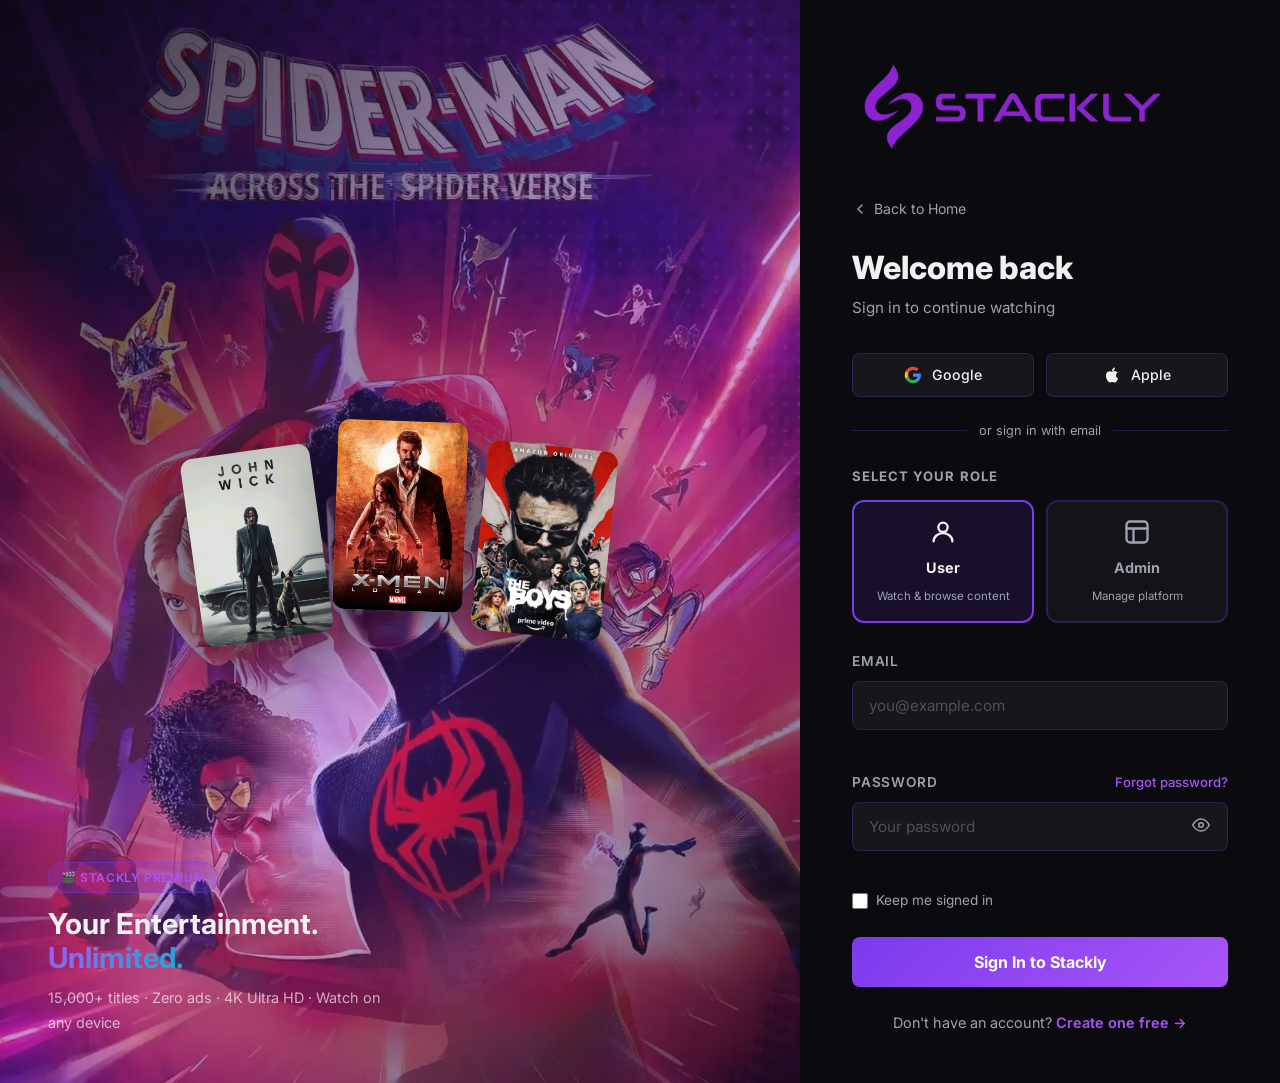
<file: login.html>
<!DOCTYPE html>
<html lang="en">
<head>
  <meta charset="UTF-8"/>
  <meta name="viewport" content="width=device-width, initial-scale=1.0"/>
  <title>Sign In - Stackly</title>
  <meta name="description" content="Sign in to your Stackly account and continue streaming."/>
  <link rel="stylesheet" href="assets/css/style.css"/>
  <style>
    *,*::before,*::after{box-sizing:border-box;}
    body{margin:0;min-height:100vh;display:flex;flex-direction:column;}
    .auth-root{flex:1;display:grid;grid-template-columns:1fr 480px;min-height:100vh;}
    @media(max-width:800px){.auth-root{grid-template-columns:1fr;}.auth-visual{display:none!important;}}
    /* Visual side */
    .auth-visual{position:relative;overflow:hidden;}
    .auth-visual-bg{position:absolute;inset:0;background:url('assets/img/1.webp') center/cover no-repeat;}
    .auth-visual-overlay{position:absolute;inset:0;background:linear-gradient(135deg,rgba(10,10,15,0.82) 0%,rgba(124,58,237,0.3) 60%,rgba(10,10,15,0.7) 100%);}
    .auth-visual-content{position:absolute;bottom:0;left:0;right:0;padding:48px;z-index:2;}
    .auth-visual-cards{position:absolute;top:50%;left:50%;transform:translate(-50%,-58%);width:100%;display:flex;justify-content:center;gap:16px;z-index:1;}
    .auth-visual-card{width:130px;height:190px;border-radius:12px;background-size:cover;background-position:center;box-shadow:0 20px 60px rgba(0,0,0,0.5);transition:transform 0.4s ease;}
    .auth-visual-card:nth-child(1){transform:rotate(-8deg) translateY(20px);}
    .auth-visual-card:nth-child(2){transform:rotate(2deg) translateY(-10px);}
    .auth-visual-card:nth-child(3){transform:rotate(6deg) translateY(15px);}
    /* Form side */
    .auth-form-side{background:var(--clr-bg);display:flex;flex-direction:column;justify-content:center;padding:48px 52px;overflow-y:auto;}
    @media(max-width:600px){.auth-form-side{padding:32px 24px;}}
    .auth-logo{margin-bottom:40px;}
    .auth-title{font-size:2rem;font-weight:800;margin-bottom:8px;color:var(--clr-text);}
    .auth-subtitle{color:var(--clr-text-muted);margin-bottom:32px;font-size:0.95rem;}
    .social-row{display:grid;grid-template-columns:1fr 1fr;gap:12px;margin-bottom:24px;}
    .social-btn-new{display:flex;align-items:center;justify-content:center;gap:10px;padding:12px 16px;background:rgba(255,255,255,0.05);border:1px solid var(--clr-border);border-radius:var(--radius-sm);color:var(--clr-text);font-size:0.88rem;font-weight:500;cursor:pointer;transition:var(--transition);}
    .social-btn-new:hover{background:rgba(255,255,255,0.1);border-color:rgba(255,255,255,0.2);}
    .divider-line{display:flex;align-items:center;gap:12px;margin-bottom:24px;}
    .divider-line::before,.divider-line::after{content:'';flex:1;height:1px;background:var(--clr-border);}
    .divider-line span{color:var(--clr-text-muted);font-size:0.8rem;white-space:nowrap;}
    .field{margin-bottom:20px;}
    .field label{display:block;font-size:0.85rem;font-weight:600;color:var(--clr-text-muted);margin-bottom:8px;text-transform:uppercase;letter-spacing:0.06em;}
    .field input{width:100%;padding:14px 16px;background:rgba(255,255,255,0.05);border:1px solid var(--clr-border);border-radius:var(--radius-sm);color:var(--clr-text);font-size:0.95rem;transition:var(--transition);outline:none;}
    .field input:focus{border-color:var(--clr-primary);background:rgba(124,58,237,0.07);}
    .field input::placeholder{color:rgba(255,255,255,0.25);}
    .field-row{display:flex;align-items:center;justify-content:space-between;gap:12px;margin-bottom:8px;}
    .field-row label{margin-bottom:0;}
    .forgot-link{font-size:0.82rem;color:var(--clr-primary2);text-decoration:none;}
    .forgot-link:hover{text-decoration:underline;}
    .pw-wrap{position:relative;}
    .pw-wrap input{padding-right:48px;}
    .pw-toggle{position:absolute;right:14px;top:50%;transform:translateY(-50%);background:none;border:none;color:var(--clr-text-muted);cursor:pointer;padding:4px;font-size:1rem;line-height:1;}
    .submit-btn{width:100%;padding:15px;background:linear-gradient(135deg,var(--clr-primary),var(--clr-primary2));border:none;border-radius:var(--radius-sm);color:#fff;font-size:1rem;font-weight:700;cursor:pointer;margin-top:8px;margin-bottom:24px;transition:var(--transition);}
    .submit-btn:hover{transform:translateY(-2px);box-shadow:0 8px 24px rgba(124,58,237,0.4);}
    .auth-switch{text-align:center;color:var(--clr-text-muted);font-size:0.9rem;}
    .auth-switch a{color:var(--clr-primary2);font-weight:600;text-decoration:none;}
    .auth-switch a:hover{text-decoration:underline;}
    .remember-row{display:flex;align-items:center;gap:10px;margin-bottom:20px;justify-content:flex-start;}
    .remember-row input{accent-color:var(--clr-primary);width:16px;height:16px;cursor:pointer;}
    .remember-row label{font-size:0.85rem;color:var(--clr-text-muted);cursor:pointer;}
    .form-error{display:block;font-size:0.78rem;color:#f87171;margin-top:4px;min-height:18px;}
    /* Role Selector */
    .role-selector{display:grid;grid-template-columns:1fr 1fr;gap:12px;margin-bottom:28px;}
    .role-card{position:relative;cursor:pointer;}
    .role-card input{position:absolute;opacity:0;width:0;height:0;}
    .role-card-inner{display:flex;flex-direction:column;align-items:center;gap:8px;padding:16px 12px;background:rgba(255,255,255,0.04);border:2px solid var(--clr-border);border-radius:12px;transition:all 0.25s;color:var(--clr-text-muted);font-size:0.85rem;font-weight:600;}
    .role-card input:checked ~ .role-card-inner{border-color:var(--clr-primary);background:rgba(124,58,237,0.12);color:var(--clr-text);}
    .role-card-inner svg{width:28px;height:28px;}
    .role-label-title{display:block;font-size:0.9rem;font-weight:700;margin-top:2px;}
    .role-label-desc{display:block;font-size:0.72rem;color:var(--clr-text-muted);font-weight:400;}
  </style>
</head>
<body>
<div class="auth-root">
  <!-- Visual Side -->
  <div class="auth-visual">
    <div class="auth-visual-bg"></div>
    <div class="auth-visual-overlay"></div>
    <div class="auth-visual-cards">
      <div class="auth-visual-card" style="background-image:url('assets/img/26.webp');"></div>
      <div class="auth-visual-card" style="background-image:url('assets/img/13.webp');"></div>
      <div class="auth-visual-card" style="background-image:url('assets/img/9.webp');"></div>
    </div>
    <div class="auth-visual-content">
      <span class="badge badge-primary" style="margin-bottom:14px;">🎬 STACKLY PREMIUM</span>
      <h2 style="margin-bottom:10px;font-size:1.8rem;">Your Entertainment.<br><span class="gradient-text">Unlimited.</span></h2>
      <p style="color:rgba(255,255,255,0.65);font-size:0.9rem;line-height:1.7;max-width:340px;">15,000+ titles · Zero ads · 4K Ultra HD · Watch on any device</p>
    </div>
  </div>

  <!-- Form Side -->
  <div class="auth-form-side">
    <div class="auth-logo">
      <a href="index.html"><img src="assets/img/stackly_logo.webp" style="height:110px;object-fit:contain;" alt="Stackly"/></a>
    </div>
    <a href="index.html" style="display:inline-flex;align-items:center;gap:6px;color:var(--clr-text-muted);font-size:0.88rem;text-decoration:none;margin-bottom:28px;transition:color 0.2s;" onmouseover="this.style.color='var(--clr-primary)'" onmouseout="this.style.color='var(--clr-text-muted)'"><svg xmlns="http://www.w3.org/2000/svg" width="16" height="16" fill="none" stroke="currentColor" stroke-width="2" stroke-linecap="round" stroke-linejoin="round" viewBox="0 0 24 24"><polyline points="15 18 9 12 15 6"/></svg> Back to Home</a>
    <h1 class="auth-title">Welcome back</h1>
    <p class="auth-subtitle">Sign in to continue watching</p>

    <div class="social-row">
      <button class="social-btn-new" id="googleAuth" onclick="window.location.href='404.html'">
        <svg width="18" height="18" viewBox="0 0 24 24"><path fill="#4285F4" d="M22.56 12.25c0-.78-.07-1.53-.2-2.25H12v4.26h5.92c-.26 1.37-1.04 2.53-2.21 3.31v2.77h3.57c2.08-1.92 3.28-4.74 3.28-8.09z"/><path fill="#34A853" d="M12 23c2.97 0 5.46-.98 7.28-2.66l-3.57-2.77c-.98.66-2.23 1.06-3.71 1.06-2.86 0-5.29-1.93-6.16-4.53H2.18v2.84C3.99 20.53 7.7 23 12 23z"/><path fill="#FBBC05" d="M5.84 14.09c-.22-.66-.35-1.36-.35-2.09s.13-1.43.35-2.09V7.07H2.18C1.43 8.55 1 10.22 1 12s.43 3.45 1.18 4.93l2.85-2.22.81-.62z"/><path fill="#EA4335" d="M12 5.38c1.62 0 3.06.56 4.21 1.64l3.15-3.15C17.45 2.09 14.97 1 12 1 7.7 1 3.99 3.47 2.18 7.07l3.66 2.84c.87-2.6 3.3-4.53 6.16-4.53z"/></svg>
        Google
      </button>
      <button class="social-btn-new" id="appleAuth" onclick="window.location.href='404.html'">
        <svg width="18" height="18" viewBox="0 0 24 24" fill="currentColor"><path d="M18.71 19.5c-.83 1.24-1.71 2.45-3.05 2.47-1.34.03-1.77-.79-3.29-.79-1.53 0-2 .77-3.27.82-1.31.05-2.3-1.32-3.14-2.53C4.25 17 2.94 12.45 4.7 9.39c.87-1.52 2.43-2.48 4.12-2.51 1.28-.02 2.5.87 3.29.87.78 0 2.26-1.07 3.8-.91.65.03 2.47.26 3.64 1.98-.09.06-2.17 1.28-2.15 3.81.03 3.02 2.65 4.03 2.68 4.04-.03.07-.42 1.44-1.38 2.83M13 3.5c.73-.83 1.94-1.46 2.94-1.5.13 1.17-.34 2.35-1.04 3.19-.69.85-1.83 1.51-2.95 1.42-.15-1.15.41-2.35 1.05-3.11z"/></svg>
        Apple
      </button>
    </div>

    <div class="divider-line"><span>or sign in with email</span></div>

    <p style="font-size:0.82rem;font-weight:700;color:var(--clr-text-muted);text-transform:uppercase;letter-spacing:0.08em;margin-bottom:12px;">Select your role</p>
    <div class="role-selector">
      <label class="role-card">
        <input type="radio" name="loginRole" value="user" checked onchange="localStorage.setItem('loginRole','user')"/>
        <div class="role-card-inner">
          <svg viewBox="0 0 24 24" fill="none" stroke="currentColor" stroke-width="2" stroke-linecap="round" stroke-linejoin="round"><circle cx="12" cy="8" r="4"/><path d="M4 20c0-4 3.6-7 8-7s8 3 8 7"/></svg>
          <span class="role-label-title">User</span>
          <span class="role-label-desc">Watch &amp; browse content</span>
        </div>
      </label>
      <label class="role-card">
        <input type="radio" name="loginRole" value="admin" onchange="localStorage.setItem('loginRole','admin')"/>
        <div class="role-card-inner">
          <svg viewBox="0 0 24 24" fill="none" stroke="currentColor" stroke-width="2" stroke-linecap="round" stroke-linejoin="round"><rect x="3" y="3" width="18" height="18" rx="3"/><path d="M3 9h18M9 21V9"/></svg>
          <span class="role-label-title">Admin</span>
          <span class="role-label-desc">Manage platform</span>
        </div>
      </label>
    </div>
    <form id="loginForm" novalidate>
      <div class="field">
        <label for="loginEmail">Email</label>
        <input type="email" id="loginEmail" name="email" placeholder="you@example.com" data-validate="required|email" data-err-required="Email is required." data-err-email="Enter a valid email."/>
        <span class="form-error" id="loginEmailError"></span>
      </div>
      <div class="field">
        <div class="field-row">
          <label for="loginPassword">Password</label>
          <a href="404.html" class="forgot-link">Forgot password?</a>
        </div>
        <div class="pw-wrap">
          <input type="password" id="loginPassword" name="password" placeholder="Your password" data-validate="required|min:6" data-err-required="Password is required." data-err-min="Minimum 6 characters."/>
          <button type="button" class="pw-toggle" id="toggleLoginPw" aria-label="Toggle password"><svg id="eyeLoginOn" xmlns="http://www.w3.org/2000/svg" width="18" height="18" fill="none" stroke="currentColor" stroke-width="2" stroke-linecap="round" stroke-linejoin="round" viewBox="0 0 24 24"><path d="M1 12s4-8 11-8 11 8 11 8-4 8-11 8-11-8-11-8z"/><circle cx="12" cy="12" r="3"/></svg><svg id="eyeLoginOff" xmlns="http://www.w3.org/2000/svg" width="18" height="18" fill="none" stroke="currentColor" stroke-width="2" stroke-linecap="round" stroke-linejoin="round" viewBox="0 0 24 24" style="display:none"><path d="M17.94 17.94A10.07 10.07 0 0 1 12 20c-7 0-11-8-11-8a18.45 18.45 0 0 1 5.06-5.94M9.9 4.24A9.12 9.12 0 0 1 12 4c7 0 11 8 11 8a18.5 18.5 0 0 1-2.16 3.19m-6.72-1.07a3 3 0 1 1-4.24-4.24"/><line x1="1" y1="1" x2="23" y2="23"/></svg></button>
        </div>
        <span class="form-error" id="loginPasswordError"></span>
      </div>
      <div class="remember-row">
        <input type="checkbox" id="rememberMe"/>
        <label for="rememberMe">Keep me signed in</label>
      </div>
      <button type="submit" class="submit-btn" id="loginSubmitBtn">Sign In to Stackly</button>
    </form>

    <p class="auth-switch">Don't have an account? <a href="signup.html">Create one free →</a></p>
  </div>
</div>

<div class="toast-container" id="toastContainer"></div>
<script src="assets/js/validation.js"></script>
<script src="assets/js/script.js"></script>
<script>
  const toggleBtn = document.getElementById('toggleLoginPw');
  const pwInput = document.getElementById('loginPassword');
  if(toggleBtn && pwInput) {
    toggleBtn.addEventListener("click", () => {
      pwInput.type = pwInput.type === 'password' ? 'text' : 'password';
    });
  }
  // Init role in localStorage
  const defaultRole = document.querySelector('input[name="loginRole"]:checked');
  if(defaultRole) localStorage.setItem('loginRole', defaultRole.value);
</script>
</body>
</html>
</file>
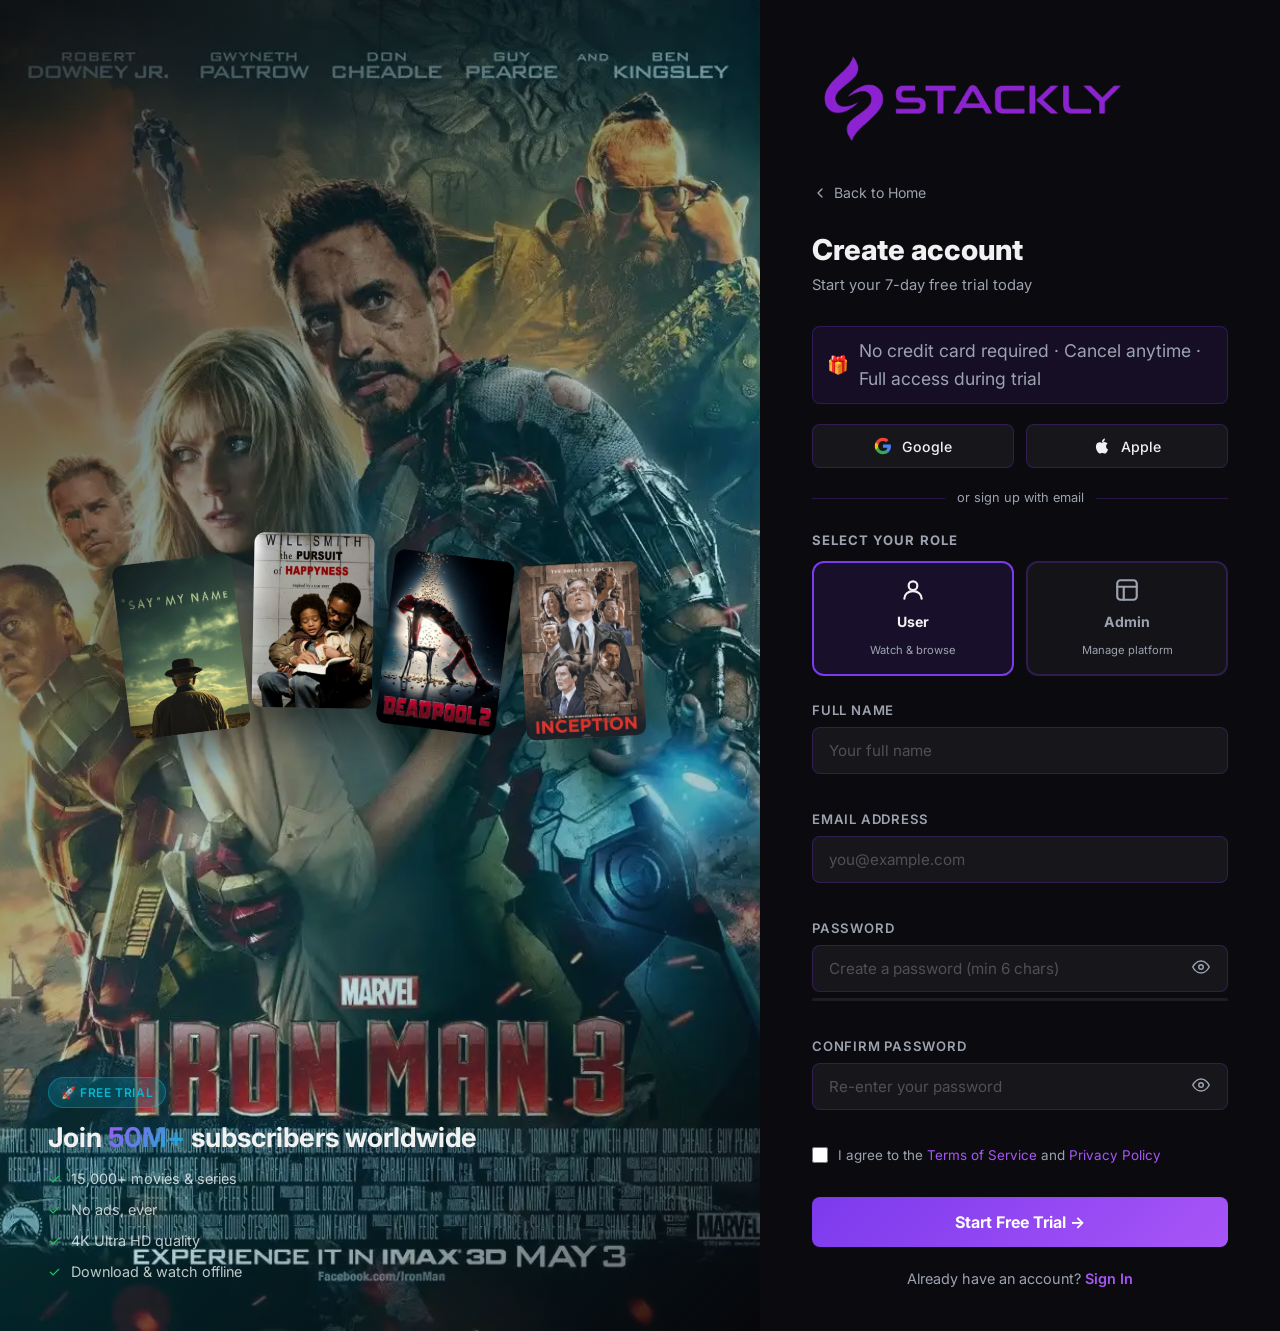
<file: signup.html>
<!DOCTYPE html>
<html lang="en">
<head>
  <meta charset="UTF-8"/>
  <meta name="viewport" content="width=device-width, initial-scale=1.0"/>
  <title>Create Account - Stackly</title>
  <meta name="description" content="Create your free Stackly account. 7-day free trial, no credit card needed."/>
  <link rel="stylesheet" href="assets/css/style.css"/>
  <style>
    *,*::before,*::after{box-sizing:border-box;}
    body{margin:0;min-height:100vh;}
    .auth-root{display:grid;grid-template-columns:1fr 520px;min-height:100vh;}
    @media(max-width:860px){.auth-root{grid-template-columns:1fr;}.auth-visual{display:none!important;}}
    .auth-visual{position:relative;overflow:hidden;}
    .auth-visual-bg{position:absolute;inset:0;background:url('assets/img/3.webp') center/cover no-repeat;}
    .auth-visual-overlay{position:absolute;inset:0;background:linear-gradient(135deg,rgba(10,10,15,0.8) 0%,rgba(6,182,212,0.2) 60%,rgba(10,10,15,0.7) 100%);}
    .auth-visual-content{position:absolute;bottom:0;left:0;right:0;padding:48px;z-index:2;}
    .auth-visual-cards{position:absolute;top:48%;left:50%;transform:translate(-50%,-56%);width:100%;display:flex;justify-content:center;gap:14px;z-index:1;}
    .auth-visual-card{width:120px;height:175px;border-radius:10px;background-size:cover;background-position:center;box-shadow:0 20px 50px rgba(0,0,0,0.5);}
    .auth-visual-card:nth-child(1){transform:rotate(-7deg) translateY(18px);}
    .auth-visual-card:nth-child(2){transform:rotate(1deg) translateY(-8px);}
    .auth-visual-card:nth-child(3){transform:rotate(7deg) translateY(14px);}
    .auth-visual-card:nth-child(4){transform:rotate(-3deg) translateY(22px);}
    .auth-form-side{background:var(--clr-bg);display:flex;flex-direction:column;justify-content:center;padding:40px 52px;overflow-y:auto;}
    @media(max-width:600px){.auth-form-side{padding:32px 24px;}}
    .auth-logo{margin-bottom:32px;}
    .auth-title{font-size:1.8rem;font-weight:800;margin-bottom:6px;color:var(--clr-text);}
    .auth-subtitle{color:var(--clr-text-muted);margin-bottom:28px;font-size:0.92rem;}
    .social-row{display:grid;grid-template-columns:1fr 1fr;gap:12px;margin-bottom:20px;}
    .social-btn-new{display:flex;align-items:center;justify-content:center;gap:10px;padding:12px 16px;background:rgba(255,255,255,0.05);border:1px solid var(--clr-border);border-radius:var(--radius-sm);color:var(--clr-text);font-size:0.88rem;font-weight:500;cursor:pointer;transition:var(--transition);}
    .social-btn-new:hover{background:rgba(255,255,255,0.1);border-color:rgba(255,255,255,0.2);}
    .divider-line{display:flex;align-items:center;gap:12px;margin-bottom:20px;}
    .divider-line::before,.divider-line::after{content:'';flex:1;height:1px;background:var(--clr-border);}
    .divider-line span{color:var(--clr-text-muted);font-size:0.8rem;white-space:nowrap;}
    .field{margin-bottom:16px;}
    .field label{display:block;font-size:0.82rem;font-weight:600;color:var(--clr-text-muted);margin-bottom:6px;text-transform:uppercase;letter-spacing:0.06em;}
    .field input{width:100%;padding:13px 16px;background:rgba(255,255,255,0.05);border:1px solid var(--clr-border);border-radius:var(--radius-sm);color:var(--clr-text);font-size:0.95rem;transition:var(--transition);outline:none;}
    .field input:focus{border-color:var(--clr-primary);background:rgba(124,58,237,0.07);}
    .field input::placeholder{color:rgba(255,255,255,0.25);}
    .pw-wrap{position:relative;}
    .pw-wrap input{padding-right:48px;}
    .pw-toggle{position:absolute;right:14px;top:50%;transform:translateY(-50%);background:none;border:none;color:var(--clr-text-muted);cursor:pointer;padding:4px;font-size:1rem;line-height:1;}
    .pw-strength{height:3px;border-radius:99px;background:rgba(255,255,255,0.08);margin-top:6px;overflow:hidden;}
    .pw-strength-bar{height:100%;border-radius:99px;transition:width 0.4s,background 0.4s;}
    .pw-strength-label{font-size:0.75rem;color:var(--clr-text-muted);margin-top:3px;}
    .terms-row{display:flex;align-items:flex-start;gap:10px;margin-bottom:16px;}
    .terms-row input{accent-color:var(--clr-primary);width:16px;height:16px;margin-top:2px;cursor:pointer;flex-shrink:0;}
    .terms-row label{font-size:0.84rem;color:var(--clr-text-muted);line-height:1.5;cursor:pointer;}
    .terms-row a{color:var(--clr-primary2);text-decoration:none;}
    .terms-row a:hover{text-decoration:underline;}
    .submit-btn{width:100%;padding:15px;background:linear-gradient(135deg,var(--clr-primary),var(--clr-primary2));border:none;border-radius:var(--radius-sm);color:#fff;font-size:1rem;font-weight:700;cursor:pointer;margin-bottom:20px;transition:var(--transition);}
    .submit-btn:hover{transform:translateY(-2px);box-shadow:0 8px 24px rgba(124,58,237,0.4);}
    .auth-switch{text-align:center;color:var(--clr-text-muted);font-size:0.9rem;}
    .auth-switch a{color:var(--clr-primary2);font-weight:600;text-decoration:none;}
    .auth-switch a:hover{text-decoration:underline;}
    .form-error{display:block;font-size:0.78rem;color:#f87171;margin-top:3px;min-height:16px;}
    .role-selector{display:grid;grid-template-columns:1fr 1fr;gap:12px;margin-bottom:24px;}
    .role-card{position:relative;cursor:pointer;}
    .role-card input{position:absolute;opacity:0;width:0;height:0;}
    .role-card-inner{display:flex;flex-direction:column;align-items:center;gap:8px;padding:14px 10px;background:rgba(255,255,255,0.04);border:2px solid var(--clr-border);border-radius:12px;transition:all 0.25s;color:var(--clr-text-muted);font-size:0.85rem;font-weight:600;}
    .role-card input:checked ~ .role-card-inner{border-color:var(--clr-primary);background:rgba(124,58,237,0.12);color:var(--clr-text);}
    .role-card-inner svg{width:26px;height:26px;}
    .role-label-title{display:block;font-size:0.88rem;font-weight:700;}
    .role-label-desc{display:block;font-size:0.7rem;color:var(--clr-text-muted);font-weight:400;}
    .trial-note{background:rgba(124,58,237,0.1);border:1px solid rgba(124,58,237,0.25);border-radius:var(--radius-sm);padding:10px 14px;margin-bottom:20px;display:flex;align-items:center;gap:10px;font-size:0.83rem;color:var(--clr-text-muted);}
    .trial-note span{font-size:1.1rem;}
  </style>
</head>
<body>
<div class="auth-root">
  <!-- Visual Side -->
  <div class="auth-visual">
    <div class="auth-visual-bg"></div>
    <div class="auth-visual-overlay"></div>
    <div class="auth-visual-cards">
      <div class="auth-visual-card" style="background-image:url('assets/img/4.webp');"></div>
      <div class="auth-visual-card" style="background-image:url('assets/img/8.webp');"></div>
      <div class="auth-visual-card" style="background-image:url('assets/img/15.webp');"></div>
      <div class="auth-visual-card" style="background-image:url('assets/img/22.webp');"></div>
    </div>
    <div class="auth-visual-content">
      <span class="badge badge-accent" style="margin-bottom:14px;">🚀 FREE TRIAL</span>
      <h2 style="margin-bottom:12px;font-size:1.7rem;">Join <span class="gradient-text">50M+</span> subscribers worldwide</h2>
      <div style="display:flex;flex-direction:column;gap:8px;margin-top:4px;">
        <div style="display:flex;align-items:center;gap:10px;color:rgba(255,255,255,0.75);font-size:0.9rem;"><span style="color:var(--clr-success);">✓</span> 15,000+ movies & series</div>
        <div style="display:flex;align-items:center;gap:10px;color:rgba(255,255,255,0.75);font-size:0.9rem;"><span style="color:var(--clr-success);">✓</span> No ads, ever</div>
        <div style="display:flex;align-items:center;gap:10px;color:rgba(255,255,255,0.75);font-size:0.9rem;"><span style="color:var(--clr-success);">✓</span> 4K Ultra HD quality</div>
        <div style="display:flex;align-items:center;gap:10px;color:rgba(255,255,255,0.75);font-size:0.9rem;"><span style="color:var(--clr-success);">✓</span> Download & watch offline</div>
      </div>
    </div>
  </div>

  <!-- Form Side -->
  <div class="auth-form-side">
    <div class="auth-logo">
      <a href="index.html"><img src="assets/img/stackly_logo.webp" style="height:110px;object-fit:contain;" alt="Stackly"/></a>
    </div>
    <a href="index.html" style="display:inline-flex;align-items:center;gap:6px;color:var(--clr-text-muted);font-size:0.88rem;text-decoration:none;margin-bottom:28px;transition:color 0.2s;" onmouseover="this.style.color='var(--clr-primary)'" onmouseout="this.style.color='var(--clr-text-muted)'"><svg xmlns="http://www.w3.org/2000/svg" width="16" height="16" fill="none" stroke="currentColor" stroke-width="2" stroke-linecap="round" stroke-linejoin="round" viewBox="0 0 24 24"><polyline points="15 18 9 12 15 6"/></svg> Back to Home</a>
    <h1 class="auth-title">Create account</h1>
    <p class="auth-subtitle">Start your 7-day free trial today</p>

    <div class="trial-note">
      <span>🎁</span>
      <span>No credit card required · Cancel anytime · Full access during trial</span>
    </div>

    <div class="social-row">
      <button class="social-btn-new" id="googleSignup" onclick="window.location.href='404.html'">
        <svg width="18" height="18" viewBox="0 0 24 24"><path fill="#4285F4" d="M22.56 12.25c0-.78-.07-1.53-.2-2.25H12v4.26h5.92c-.26 1.37-1.04 2.53-2.21 3.31v2.77h3.57c2.08-1.92 3.28-4.74 3.28-8.09z"/><path fill="#34A853" d="M12 23c2.97 0 5.46-.98 7.28-2.66l-3.57-2.77c-.98.66-2.23 1.06-3.71 1.06-2.86 0-5.29-1.93-6.16-4.53H2.18v2.84C3.99 20.53 7.7 23 12 23z"/><path fill="#FBBC05" d="M5.84 14.09c-.22-.66-.35-1.36-.35-2.09s.13-1.43.35-2.09V7.07H2.18C1.43 8.55 1 10.22 1 12s.43 3.45 1.18 4.93l2.85-2.22.81-.62z"/><path fill="#EA4335" d="M12 5.38c1.62 0 3.06.56 4.21 1.64l3.15-3.15C17.45 2.09 14.97 1 12 1 7.7 1 3.99 3.47 2.18 7.07l3.66 2.84c.87-2.6 3.3-4.53 6.16-4.53z"/></svg>
        Google
      </button>
      <button class="social-btn-new" id="appleSignup" onclick="window.location.href='404.html'">
        <svg width="18" height="18" viewBox="0 0 24 24" fill="currentColor"><path d="M18.71 19.5c-.83 1.24-1.71 2.45-3.05 2.47-1.34.03-1.77-.79-3.29-.79-1.53 0-2 .77-3.27.82-1.31.05-2.3-1.32-3.14-2.53C4.25 17 2.94 12.45 4.7 9.39c.87-1.52 2.43-2.48 4.12-2.51 1.28-.02 2.5.87 3.29.87.78 0 2.26-1.07 3.8-.91.65.03 2.47.26 3.64 1.98-.09.06-2.17 1.28-2.15 3.81.03 3.02 2.65 4.03 2.68 4.04-.03.07-.42 1.44-1.38 2.83M13 3.5c.73-.83 1.94-1.46 2.94-1.5.13 1.17-.34 2.35-1.04 3.19-.69.85-1.83 1.51-2.95 1.42-.15-1.15.41-2.35 1.05-3.11z"/></svg>
        Apple
      </button>
    </div>

    <div class="divider-line"><span>or sign up with email</span></div>

    <p style="font-size:0.82rem;font-weight:700;color:var(--clr-text-muted);text-transform:uppercase;letter-spacing:0.08em;margin-bottom:10px;">Select your role</p>
    <div class="role-selector">
      <label class="role-card">
        <input type="radio" name="signupRole" value="user" checked onchange="localStorage.setItem('loginRole','user')"/>
        <div class="role-card-inner">
          <svg viewBox="0 0 24 24" fill="none" stroke="currentColor" stroke-width="2" stroke-linecap="round" stroke-linejoin="round"><circle cx="12" cy="8" r="4"/><path d="M4 20c0-4 3.6-7 8-7s8 3 8 7"/></svg>
          <span class="role-label-title">User</span>
          <span class="role-label-desc">Watch &amp; browse</span>
        </div>
      </label>
      <label class="role-card">
        <input type="radio" name="signupRole" value="admin" onchange="localStorage.setItem('loginRole','admin')"/>
        <div class="role-card-inner">
          <svg viewBox="0 0 24 24" fill="none" stroke="currentColor" stroke-width="2" stroke-linecap="round" stroke-linejoin="round"><rect x="3" y="3" width="18" height="18" rx="3"/><path d="M3 9h18M9 21V9"/></svg>
          <span class="role-label-title">Admin</span>
          <span class="role-label-desc">Manage platform</span>
        </div>
      </label>
    </div>
    <form id="signupForm" novalidate>
      <div class="field">
        <label for="signupName">Full Name</label>
        <input type="text" id="signupName" name="name" placeholder="Your full name" data-validate="required|alpha|min:2" data-err-required="Full name is required."/>
        <span class="form-error" id="signupNameError"></span>
      </div>
      <div class="field">
        <label for="signupEmail">Email Address</label>
        <input type="email" id="signupEmail" name="email" placeholder="you@example.com" data-validate="required|email" data-err-required="Email is required." data-err-email="Enter a valid email."/>
        <span class="form-error" id="signupEmailError"></span>
      </div>
      <div class="field">
        <label for="signupPassword">Password</label>
        <div class="pw-wrap">
          <input type="password" id="signupPassword" name="password" placeholder="Create a password (min 6 chars)" data-validate="required|min:6" data-err-required="Password is required." data-err-min="Minimum 6 characters."/>
          <button type="button" class="pw-toggle" id="toggleSignupPw" aria-label="Toggle password"><svg class="eye-on" xmlns="http://www.w3.org/2000/svg" width="18" height="18" fill="none" stroke="currentColor" stroke-width="2" stroke-linecap="round" stroke-linejoin="round" viewBox="0 0 24 24"><path d="M1 12s4-8 11-8 11 8 11 8-4 8-11 8-11-8-11-8z"/><circle cx="12" cy="12" r="3"/></svg><svg class="eye-off" xmlns="http://www.w3.org/2000/svg" width="18" height="18" fill="none" stroke="currentColor" stroke-width="2" stroke-linecap="round" stroke-linejoin="round" viewBox="0 0 24 24" style="display:none"><path d="M17.94 17.94A10.07 10.07 0 0 1 12 20c-7 0-11-8-11-8a18.45 18.45 0 0 1 5.06-5.94M9.9 4.24A9.12 9.12 0 0 1 12 4c7 0 11 8 11 8a18.5 18.5 0 0 1-2.16 3.19m-6.72-1.07a3 3 0 1 1-4.24-4.24"/><line x1="1" y1="1" x2="23" y2="23"/></svg></button>
        </div>
        <div class="pw-strength"><div class="pw-strength-bar" id="signupPwBar" style="width:0%;"></div></div>
        <div class="pw-strength-label" id="signupPwLabel"></div>
        <span class="form-error" id="signupPasswordError"></span>
      </div>
      <div class="field">
        <label for="signupConfirm">Confirm Password</label>
        <div class="pw-wrap">
          <input type="password" id="signupConfirm" name="confirm_password" placeholder="Re-enter your password" data-validate="required|match:#signupPassword" data-err-required="Please confirm your password."/>
          <button type="button" class="pw-toggle" id="toggleConfirmPw" aria-label="Toggle password"><svg class="eye-on" xmlns="http://www.w3.org/2000/svg" width="18" height="18" fill="none" stroke="currentColor" stroke-width="2" stroke-linecap="round" stroke-linejoin="round" viewBox="0 0 24 24"><path d="M1 12s4-8 11-8 11 8 11 8-4 8-11 8-11-8-11-8z"/><circle cx="12" cy="12" r="3"/></svg><svg class="eye-off" xmlns="http://www.w3.org/2000/svg" width="18" height="18" fill="none" stroke="currentColor" stroke-width="2" stroke-linecap="round" stroke-linejoin="round" viewBox="0 0 24 24" style="display:none"><path d="M17.94 17.94A10.07 10.07 0 0 1 12 20c-7 0-11-8-11-8a18.45 18.45 0 0 1 5.06-5.94M9.9 4.24A9.12 9.12 0 0 1 12 4c7 0 11 8 11 8a18.5 18.5 0 0 1-2.16 3.19m-6.72-1.07a3 3 0 1 1-4.24-4.24"/><line x1="1" y1="1" x2="23" y2="23"/></svg></button>
        </div>
        <span class="form-error" id="signupConfirmError"></span>
      </div>
      <div class="terms-row">
        <input type="checkbox" id="signupTerms" name="terms" data-validate="checked"/>
        <label for="signupTerms">I agree to the <a href="404.html">Terms of Service</a> and <a href="404.html">Privacy Policy</a></label>
      </div>
      <span class="form-error" id="signupTermsError"></span>
      <button type="submit" class="submit-btn" id="signupSubmitBtn">Start Free Trial →</button>
    </form>

    <p class="auth-switch">Already have an account? <a href="login.html">Sign In</a></p>
  </div>
</div>

<div class="toast-container" id="toastContainer"></div>
<script src="assets/js/validation.js"></script>
<script src="assets/js/script.js"></script>
<script>
  [['toggleSignupPw','signupPassword'],['toggleConfirmPw','signupConfirm']].forEach(([btnId,inputId])=>{
    const btn = document.getElementById(btnId);
    const inp = document.getElementById(inputId);
    if(btn&&inp) btn.addEventListener('click',()=>{ inp.type = inp.type==='password'?'text':'password'; });
  });
</script>
</body>
</html>
</file>
<file: assets/css/style.css>
/* ============================================================
   STACKLY OTT — Global Stylesheet
   Font: Inter (Google Fonts)
   Theme: Dark Premium
   ============================================================ */

@import url('https://fonts.googleapis.com/css2?family=Inter:wght@300;400;500;600;700;800;900&family=Bebas+Neue&display=swap');

/* ─── CSS Variables ────────────────────────────────────────── */
:root {
  --clr-bg:         #0a0a0f;
  --clr-bg2:        #12121a;
  --clr-bg3:        #1a1a26;
  --clr-card:       #161622;
  --clr-primary:    #7c3aed;
  --clr-primary2:   #a855f7;
  --clr-accent:     #06b6d4;
  --clr-accent2:    #f59e0b;
  --clr-danger:     #ef4444;
  --clr-success:    #22c55e;
  --clr-text:       #f1f1f1;
  --clr-text-muted: #9ca3af;
  --clr-border:     rgba(124,58,237,0.25);
  --clr-glass:      rgba(22,22,34,0.7);
  --radius-sm:      8px;
  --radius-md:      14px;
  --radius-lg:      24px;
  --radius-xl:      40px;
  --shadow-glow:    0 0 30px rgba(124,58,237,0.35);
  --shadow-card:    0 8px 32px rgba(0,0,0,0.5);
  --transition:     all 0.3s cubic-bezier(0.4,0,0.2,1);
  --font-main:      'Inter', sans-serif;
  --font-display:   'Bebas Neue', sans-serif;
}

/* ─── Reset & Base ─────────────────────────────────────────── */
*, *::before, *::after { box-sizing: border-box; margin: 0; padding: 0; }
html { scroll-behavior: smooth; font-size: 16px; overflow-x: hidden; overflow-y: auto; }
body {
  font-family: var(--font-main);
  background: var(--clr-bg);
  color: var(--clr-text);
  line-height: 1.6;
  overflow-x: hidden;
  overflow-y: auto;
  width: 100%;
  max-width: 100%;
}
a { color: inherit; text-decoration: none; }
ul { list-style: none; }
img { max-width: 100%; display: block; object-fit: cover; }
input, textarea, select, button { font-family: inherit; }

/* ─── Scrollbar ─────────────────────────────────────────────── */
::-webkit-scrollbar { width: 6px; }
::-webkit-scrollbar-track { background: var(--clr-bg2); }
::-webkit-scrollbar-thumb { background: var(--clr-primary); border-radius: 99px; }

/* ─── Selection ─────────────────────────────────────────────── */
::selection { background: var(--clr-primary); color: #fff; }

/* ─── Typography ────────────────────────────────────────────── */
h1, h2, h3, h4, h5 { font-weight: 700; line-height: 1.2; }
h1 { font-size: clamp(2.2rem, 6vw, 4.5rem); }
h2 { font-size: clamp(1.8rem, 4vw, 3rem); }
h3 { font-size: clamp(1.2rem, 2.5vw, 1.8rem); }
h4 { font-size: 1.1rem; }
p  { color: var(--clr-text-muted); line-height: 1.7; }

.gradient-text {
  background: linear-gradient(135deg, var(--clr-primary2), var(--clr-accent));
  -webkit-background-clip: text;
  -webkit-text-fill-color: transparent;
  background-clip: text;
}
.accent-text { color: var(--clr-accent2); }

/* ─── Layout Helpers ────────────────────────────────────────── */
.container { width: 90%; max-width: 1280px; margin: 0 auto; }
.section { padding: 90px 0; }
.section-sm { padding: 60px 0; }
.flex { display: flex; }
.flex-center { display: flex; align-items: center; justify-content: center; }
.grid { display: grid; }
.gap-sm { gap: 16px; }
.gap-md { gap: 24px; }
.gap-lg { gap: 40px; }
.text-center { text-align: center; }

.section-header { margin-bottom: 56px; }
.section-header h2 { margin-bottom: 12px; }
.section-header p  { max-width: 560px; margin: 0 auto; }
.section-line {
  width: 60px; height: 4px;
  background: linear-gradient(90deg, var(--clr-primary), var(--clr-accent));
  border-radius: 99px;
  margin: 16px auto 0;
}

/* ─── Buttons ───────────────────────────────────────────────── */
.btn {
  display: inline-flex; align-items: center; gap: 8px;
  padding: 14px 32px; border-radius: var(--radius-xl);
  font-weight: 600; font-size: 0.95rem; cursor: pointer;
  border: none; transition: var(--transition); position: relative; overflow: hidden;
}
.btn::after {
  content: '';
  position: absolute; inset: 0;
  background: rgba(255,255,255,0.1);
  opacity: 0; transition: var(--transition);
}
.btn:hover::after { opacity: 1; }
.btn-primary {
  background: linear-gradient(135deg, var(--clr-primary), var(--clr-primary2));
  color: #fff;
  box-shadow: 0 4px 20px rgba(124,58,237,0.4);
}
.btn-primary:hover { transform: translateY(-2px); box-shadow: 0 8px 28px rgba(124,58,237,0.55); }
.btn-outline {
  background: transparent; color: var(--clr-text);
  border: 2px solid var(--clr-border);
}
.btn-outline:hover { border-color: var(--clr-primary2); color: var(--clr-primary2); transform: translateY(-2px); }
.btn-accent {
  background: linear-gradient(135deg, var(--clr-accent), #0891b2);
  color: #fff;
  box-shadow: 0 4px 20px rgba(6,182,212,0.4);
}
.btn-accent:hover { transform: translateY(-2px); box-shadow: 0 8px 28px rgba(6,182,212,0.55); }
.btn-sm { padding: 10px 22px; font-size: 0.85rem; }
.btn-lg { padding: 18px 42px; font-size: 1.05rem; }
.btn-icon { width: 44px; height: 44px; padding: 0; border-radius: 50%; }

/* ─── Badge ─────────────────────────────────────────────────── */
.badge {
  display: inline-flex; align-items: center; gap: 6px;
  padding: 5px 12px; border-radius: 99px;
  font-size: 0.75rem; font-weight: 600; letter-spacing: 0.05em; text-transform: uppercase;
}
.badge-primary { background: rgba(124,58,237,0.2); color: var(--clr-primary2); border: 1px solid rgba(124,58,237,0.4); }
.badge-accent  { background: rgba(6,182,212,0.2);  color: var(--clr-accent);   border: 1px solid rgba(6,182,212,0.4); }
.badge-gold    { background: rgba(245,158,11,0.2); color: var(--clr-accent2);  border: 1px solid rgba(245,158,11,0.4); }
.badge-red     { background: rgba(239,68,68,0.2);  color: #fca5a5;              border: 1px solid rgba(239,68,68,0.4); }

/* ─── Cards ─────────────────────────────────────────────────── */
.card {
  background: var(--clr-card);
  border: 1px solid var(--clr-border);
  border-radius: var(--radius-md);
  overflow: hidden;
  transition: var(--transition);
}
.card:hover {
  transform: translateY(-6px);
  border-color: var(--clr-primary);
  box-shadow: var(--shadow-glow);
}

/* Content Card (Movie/Series thumb) */
.content-card { position: relative; border-radius: var(--radius-md); overflow: hidden; cursor: pointer; }
.content-card .thumb {
  width: 100%; height: 100%; aspect-ratio: 2/3;
  object-fit: cover; object-position: center; display: block;
  transition: transform 0.5s ease;
}
.content-card:hover .thumb { transform: scale(1.07); }
.content-card .overlay {
  position: absolute; inset: 0;
  background: linear-gradient(to top, rgba(0,0,0,0.92) 0%, rgba(0,0,0,0.3) 50%, transparent 100%);
  opacity: 0; transition: var(--transition);
  display: flex; flex-direction: column; justify-content: flex-end; padding: 20px;
}
.content-card:hover .overlay { opacity: 1; }
.content-card .overlay h4 { color: #fff; margin-bottom: 4px; font-size: 1rem; line-height: 1.2; }
.content-card .overlay p  { font-size: 0.8rem; margin-bottom: 12px; }
.content-card .overlay .btn { padding: 6px 10px; font-size: 0.8rem; width: 100%; text-align: center; }
.content-card .badge-wrap { position: absolute; top: 10px; left: 10px; display: flex; gap: 6px; flex-wrap: wrap; }
.content-card .rating { position: absolute; top: 10px; right: 10px; background: rgba(0,0,0,0.7); color: var(--clr-accent2); padding: 3px 8px; border-radius: 99px; font-size: 0.75rem; font-weight: 700; }

/* ─── Glassmorphism ─────────────────────────────────────────── */
.glass {
  background: var(--clr-glass);
  backdrop-filter: none;
  -webkit-backdrop-filter: none;
  border: 1px solid rgba(255,255,255,0.08);
}

/* ─── Nav ───────────────────────────────────────────────────── */
.navbar {
  position: fixed; top: 0; left: 0; right: 0; z-index: 1000;
  padding: 0 5%;
  height: 72px;
  display: flex; align-items: center; justify-content: space-between;
  transition: var(--transition);
  background: rgba(10,10,15,0.97);
  backdrop-filter: none;
  -webkit-backdrop-filter: none;
  border-bottom: 1px solid var(--clr-border);
}
.navbar.scrolled {
  background: rgba(10,10,15,1);
  backdrop-filter: none;
  -webkit-backdrop-filter: none;
  border-bottom: 1px solid var(--clr-border);
  box-shadow: 0 4px 24px rgba(0,0,0,0.4);
}
.nav-logo {
  display: flex; align-items: center; gap: 10px;
}
.logo-btn {
  display: flex;
  align-items: center;
  gap: 10px;
  color: #fff;
  font-weight: 800;
  font-size: 1.25rem;
  letter-spacing: 0.05em;
  transition: var(--transition);
}
.logo-btn:hover {
  transform: scale(1.05);
}
.logo-img {
  width: 88px;
  height: 88px;
  object-fit: contain;
  flex-shrink: 0;
  border-radius: 0;
  background: none;
}
.nav-tagline { font-size: 0.7rem; color: var(--clr-text-muted); font-weight: 500; letter-spacing: 0.1em; text-transform: uppercase; }

.nav-links { display: flex; align-items: center; gap: 6px; }
.nav-links a {
  padding: 8px 14px; border-radius: var(--radius-sm);
  font-size: 0.9rem; font-weight: 500; color: var(--clr-text-muted);
  transition: var(--transition);
}
.nav-links a:hover, .nav-links a.active { color: var(--clr-text); background: rgba(124,58,237,0.15); }

.nav-actions { display: flex; align-items: center; gap: 10px; }
.nav-search { background: rgba(255,255,255,0.05); border: 1px solid var(--clr-border); border-radius: var(--radius-xl); display: flex; align-items: center; padding: 8px 14px; gap: 8px; }
.nav-search input { background: none; border: none; outline: none; color: var(--clr-text); font-size: 0.85rem; width: 140px; }
.nav-search input::placeholder { color: var(--clr-text-muted); }
.nav-search svg { color: var(--clr-text-muted); flex-shrink: 0; }

.hamburger { display: none; flex-direction: column; gap: 5px; cursor: pointer; padding: 10px; border-radius: var(--radius-sm); background: rgba(255,255,255,0.06); border: 1px solid rgba(255,255,255,0.1); position: relative; z-index: 1050; min-width: 44px; min-height: 44px; align-items: center; justify-content: center; }
.hamburger span { width: 22px; height: 2px; background: var(--clr-text); border-radius: 99px; transition: var(--transition); display: block; }
.hamburger.open span:nth-child(1) { transform: rotate(45deg) translate(5px, 5px); }
.hamburger.open span:nth-child(2) { opacity: 0; }
.hamburger.open span:nth-child(3) { transform: rotate(-45deg) translate(5px, -5px); }

/* Mobile nav */
.nav-mobile {
  display: none; position: fixed; top: 72px; left: 0; right: 0; bottom: 0;
  background: #0a0a0f;
  backdrop-filter: none;
  -webkit-backdrop-filter: none;
  padding: 28px 24px; border-top: 1px solid var(--clr-border);
  flex-direction: column; gap: 8px; z-index: 999;
  overflow-y: auto;
}
.nav-mobile.open { display: flex; animation: slideDown 0.3s ease; }
.nav-mobile a {
  padding: 16px 20px; border-radius: var(--radius-sm);
  font-weight: 600; font-size: 1.1rem; color: var(--clr-text-muted);
  transition: var(--transition); border-bottom: 1px solid rgba(255,255,255,0.04);
}
.nav-mobile a:hover { color: var(--clr-text); background: rgba(124,58,237,0.15); }
.nav-mobile .btn { margin-top: 16px; width: 100%; justify-content: center; font-size: 1rem; padding: 14px; }

/* ─── Hero Slider ───────────────────────────────────────────── */
.hero {
  position: relative; height: calc(100vh - 72px); min-height: 628px; overflow: hidden;
  max-width: 100vw;
  margin-top: 72px;
}
.hero-slide {
  position: absolute; inset: 0;
  opacity: 0; transition: opacity 1s ease;
  display: flex; align-items: flex-end; padding-bottom: 10vh;
}
.hero-slide.active { opacity: 1; }
.hero-slide .bg {
  position: absolute; inset: 0;
  object-fit: cover; width: 100%; height: 100%;
  filter: brightness(0.45);
}
.hero-slide::after {
  content: ''; position: absolute; inset: 0;
  background: linear-gradient(135deg, rgba(10,10,15,0.9) 0%, rgba(10,10,15,0.4) 50%, transparent 100%);
}
.hero-content {
  position: relative; z-index: 2;
  width: 100%; max-width: 620px;
  margin: 0; padding-left: 2vw;
}
.hero-badge { margin-bottom: 20px; }
.hero-content h1 { margin-bottom: 18px; text-shadow: 0 4px 20px rgba(0,0,0,0.5); }
.hero-content p { font-size: 1.1rem; margin-bottom: 32px; max-width: 520px; color: rgba(241,241,241,0.8); }
.hero-actions { display: flex; gap: 14px; flex-wrap: wrap; }
.hero-meta { display: flex; align-items: center; gap: 16px; margin-bottom: 24px; flex-wrap: wrap; }
.hero-meta span { font-size: 0.85rem; color: var(--clr-text-muted); display: flex; align-items: center; gap: 5px; }
.hero-meta .dot { width: 4px; height: 4px; background: var(--clr-text-muted); border-radius: 50%; }

.hero-dots {
  position: absolute; bottom: 32px; left: 50%;
  transform: translateX(-50%); z-index: 10;
  display: flex; gap: 8px;
}
.hero-dot {
  width: 8px; height: 8px; border-radius: 99px;
  background: rgba(255,255,255,0.3); cursor: pointer;
  transition: var(--transition);
}
.hero-dot.active { width: 28px; background: var(--clr-primary2); }

.hero-arrows {
  position: absolute; top: 50%; right: 5%; z-index: 10;
  transform: translateY(-50%); display: flex; flex-direction: column; gap: 10px;
}
.hero-arrow {
  width: 44px; height: 44px; border-radius: 50%;
  background: rgba(255,255,255,0.1); border: 1px solid rgba(255,255,255,0.2);
  display: flex; align-items: center; justify-content: center;
  cursor: pointer; color: #fff; transition: var(--transition);
}
.hero-arrow:hover { background: var(--clr-primary); border-color: var(--clr-primary); }

/* ─── Marquee / Ticker ──────────────────────────────────────── */
.ticker {
  background: linear-gradient(90deg, var(--clr-primary), var(--clr-primary2), var(--clr-accent), var(--clr-primary));
  background-size: 300%;
  animation: gradientShift 6s linear infinite;
  padding: 10px 0; overflow: hidden;
}
.ticker-track {
  display: flex; gap: 60px;
  animation: ticker 30s linear infinite; white-space: nowrap;
}
.ticker-track span { font-size: 0.8rem; font-weight: 600; text-transform: uppercase; letter-spacing: 0.1em; color: rgba(255,255,255,0.9); }
.ticker-track .sep { color: rgba(255,255,255,0.5); }

/* ─── Content Row ───────────────────────────────────────────── */
.content-row-header {
  display: flex; align-items: center; justify-content: space-between;
  margin-bottom: 24px;
}
.content-row-header h3 { display: flex; align-items: center; gap: 10px; }
.content-row-header h3 .icon { font-size: 1.4rem; }
.see-all { font-size: 0.85rem; font-weight: 600; color: var(--clr-primary2); display: flex; align-items: center; gap: 4px; transition: var(--transition); }
.see-all:hover { gap: 8px; }

.content-grid {
  display: grid;
  grid-template-columns: repeat(5, 1fr);
  gap: 16px;
}

/* ─── Horizontal Scroll Row ─────────────────────────────────── */
.scroll-row {
  display: flex; gap: 16px; overflow-x: auto;
  padding-bottom: 12px; scrollbar-width: none;
}
.scroll-row::-webkit-scrollbar { display: none; }
.scroll-row .content-card { flex: 0 0 200px; }

/* ─── Categories ────────────────────────────────────────────── */
.categories-grid {
  display: grid;
  grid-template-columns: repeat(auto-fill, minmax(160px, 1fr));
  gap: 16px;
}
.category-card {
  background: var(--clr-card);
  border: 1px solid var(--clr-border);
  border-radius: var(--radius-md);
  padding: 28px 20px; text-align: center;
  cursor: pointer; transition: var(--transition);
  position: relative; overflow: hidden;
  background-size: cover;
  background-position: center;
  min-height: 140px;
  display: flex; flex-direction: column; align-items: center; justify-content: center;
}
.category-card::before {
  content: ''; position: absolute; inset: 0;
  background: linear-gradient(135deg, rgba(10,10,15,0.75) 0%, rgba(10,10,15,0.55) 100%);
  opacity: 1; transition: var(--transition);
  z-index: 0;
}
.category-img-overlay {
  position: absolute; inset: 0;
  background: linear-gradient(135deg, rgba(124,58,237,0.25), rgba(6,182,212,0.15));
  opacity: 0; transition: var(--transition); z-index: 1;
}
.category-card:hover .category-img-overlay { opacity: 1; }
.category-card:hover { transform: translateY(-6px); border-color: var(--clr-primary); box-shadow: var(--shadow-glow); }
.category-icon { font-size: 2.4rem; margin-bottom: 12px; position: relative; z-index: 2; }
.category-card h4 { font-size: 0.95rem; margin-bottom: 4px; position: relative; z-index: 2; }
.category-card p { font-size: 0.75rem; position: relative; z-index: 2; }

/* ─── Featured Banner ───────────────────────────────────────── */
.featured-banner {
  border-radius: var(--radius-lg); overflow: hidden;
  position: relative; min-height: 340px;
  display: flex; align-items: flex-end; padding: 40px;
  cursor: pointer;
}
.featured-banner .bg { position: absolute; inset: 0; object-fit: cover; width: 100%; height: 100%; filter: brightness(0.5); }
.featured-banner::after {
  content: ''; position: absolute; inset: 0;
  background: linear-gradient(to right, rgba(0,0,0,0.9) 0%, rgba(0,0,0,0.4) 60%, transparent 100%);
}
.featured-banner .content { position: relative; z-index: 2; max-width: 500px; }
.featured-banner h3 { font-size: 2rem; margin-bottom: 10px; }
.featured-banner p  { margin-bottom: 20px; }

/* ─── Stats Strip ───────────────────────────────────────────── */
.stats-strip { display: grid; grid-template-columns: repeat(4, 1fr); gap: 24px; }
.stat-item { text-align: center; padding: 32px; background: var(--clr-card); border: 1px solid var(--clr-border); border-radius: var(--radius-md); }
.stat-num { font-size: 2.8rem; font-weight: 900; background: linear-gradient(135deg, var(--clr-primary2), var(--clr-accent)); -webkit-background-clip: text; -webkit-text-fill-color: transparent; background-clip: text; line-height: 1; }
.stat-label { font-size: 0.85rem; color: var(--clr-text-muted); margin-top: 6px; }

/* ─── Subscription Plans ────────────────────────────────────── */
.plans-grid { display: grid; grid-template-columns: repeat(3, 1fr); gap: 24px; }
.plan-card {
  background: var(--clr-card); border: 1px solid var(--clr-border);
  border-radius: var(--radius-lg); padding: 40px 32px; text-align: center;
  transition: var(--transition); position: relative; overflow: hidden;
}
.plan-card .plan-bg-img {
  position: absolute; inset: 0; background-size: cover; background-position: center;
  opacity: 0.06; z-index: 0; transition: var(--transition);
}
.plan-card:hover .plan-bg-img { opacity: 0.1; }
.plan-card > *:not(.plan-bg-img) { position: relative; z-index: 1; }
.plan-card.popular {
  border-color: var(--clr-primary);
  background: linear-gradient(135deg, rgba(124,58,237,0.12), rgba(168,85,247,0.05));
  box-shadow: var(--shadow-glow);
}
.plan-card.popular .popular-badge {
  position: absolute; top: 0; right: 24px;
  background: linear-gradient(135deg, var(--clr-primary), var(--clr-primary2));
  color: #fff; font-size: 0.72rem; font-weight: 700;
  padding: 5px 14px; border-radius: 0 0 10px 10px;
  text-transform: uppercase; letter-spacing: 0.08em;
}
.plan-name { font-size: 1rem; font-weight: 600; color: var(--clr-text-muted); text-transform: uppercase; letter-spacing: 0.1em; margin-bottom: 16px; }
.plan-price { font-size: 3.2rem; font-weight: 900; line-height: 1; margin-bottom: 6px; }
.plan-price span { font-size: 1rem; font-weight: 400; color: var(--clr-text-muted); }
.plan-period { font-size: 0.85rem; color: var(--clr-text-muted); margin-bottom: 28px; }
.plan-features { margin-bottom: 32px; display: flex; flex-direction: column; gap: 12px; text-align: left; }
.plan-features li { display: flex; align-items: center; gap: 10px; font-size: 0.9rem; }
.plan-features li .check { color: var(--clr-success); font-size: 1rem; }
.plan-features li .cross { color: var(--clr-danger); font-size: 1rem; }
.plan-card:hover { transform: translateY(-8px); }

/* ─── Testimonials ──────────────────────────────────────────── */
.testimonials-grid { display: grid; grid-template-columns: repeat(3, 1fr); gap: 24px; }
.testimonial-card {
  background: var(--clr-card); border: 1px solid var(--clr-border);
  border-radius: var(--radius-md); padding: 32px;
  transition: var(--transition);
}
.testimonial-card:hover { border-color: var(--clr-primary); transform: translateY(-4px); }
.testimonial-stars { color: var(--clr-accent2); margin-bottom: 16px; letter-spacing: 2px; }
.testimonial-text { font-size: 0.95rem; color: var(--clr-text-muted); margin-bottom: 20px; line-height: 1.7; }
.testimonial-author { display: flex; align-items: center; gap: 12px; }
.author-avatar {
  width: 44px; height: 44px; border-radius: 50%;
  background: linear-gradient(135deg, var(--clr-primary), var(--clr-accent));
  display: flex; align-items: center; justify-content: center;
  font-weight: 700; font-size: 1.1rem; color: #fff; flex-shrink: 0;
}
.author-info h5 { font-size: 0.9rem; margin-bottom: 2px; }
.author-info p  { font-size: 0.75rem; }

/* ─── FAQ ───────────────────────────────────────────────────── */
.faq-list { max-width: 780px; margin: 0 auto; display: flex; flex-direction: column; gap: 12px; }
.faq-item {
  background: var(--clr-card); border: 1px solid var(--clr-border);
  border-radius: var(--radius-md); overflow: hidden;
}
.faq-q {
  width: 100%; padding: 22px 28px; background: none; border: none; color: var(--clr-text);
  font-size: 1rem; font-weight: 600; text-align: left; cursor: pointer;
  display: flex; align-items: center; justify-content: space-between; gap: 20px;
  transition: var(--transition);
}
.faq-q:hover { color: var(--clr-primary2); }
.faq-icon { font-size: 1.4rem; transition: transform 0.3s ease; flex-shrink: 0; color: var(--clr-primary2); }
.faq-item.open .faq-icon { transform: rotate(45deg); }
.faq-a { max-height: 0; overflow: hidden; transition: max-height 0.4s ease, padding 0.3s ease; }
.faq-a p { padding: 0 28px 22px; color: var(--clr-text-muted); }
.faq-item.open .faq-a { max-height: 300px; }

/* ─── Newsletter ────────────────────────────────────────────── */
.newsletter {
  background: linear-gradient(135deg, var(--clr-bg2), var(--clr-bg3));
  border: 1px solid var(--clr-border);
  border-radius: var(--radius-lg);
  padding: 70px 40px; text-align: center;
  position: relative; overflow: hidden;
}
.newsletter::before {
  content: ''; position: absolute;
  width: 500px; height: 500px; border-radius: 50%;
  background: radial-gradient(circle, rgba(124,58,237,0.12) 0%, transparent 70%);
  top: -150px; left: -100px;
}
.newsletter::after {
  content: ''; position: absolute;
  width: 400px; height: 400px; border-radius: 50%;
  background: radial-gradient(circle, rgba(6,182,212,0.1) 0%, transparent 70%);
  bottom: -100px; right: -50px;
}
.newsletter-content { position: relative; z-index: 2; }
.newsletter h2 { margin-bottom: 14px; }
.newsletter p  { margin-bottom: 32px; max-width: 480px; margin-left: auto; margin-right: auto; }
.newsletter-form { display: flex; gap: 12px; max-width: 480px; margin: 0 auto; }
.newsletter-form input {
  flex: 1; padding: 14px 22px; border-radius: var(--radius-xl);
  background: rgba(255,255,255,0.07); border: 1px solid var(--clr-border);
  color: var(--clr-text); font-size: 0.95rem; outline: none;
  transition: var(--transition);
}
.newsletter-form input:focus { border-color: var(--clr-primary); background: rgba(124,58,237,0.08); }
.newsletter-form input::placeholder { color: var(--clr-text-muted); }

/* ─── Footer ────────────────────────────────────────────────── */
/* ═══ RICH FOOTER ═══════════════════════════════════════════ */
footer {
  background: linear-gradient(180deg, var(--clr-bg2) 0%, #06060f 100%);
  border-top: 1px solid var(--clr-border);
  padding: 36px 0 0;
  position: relative;
  overflow: hidden;
}
footer::before {
  content: '';
  position: absolute;
  top: 0; left: 0; right: 0;
  height: 2px;
  background: linear-gradient(90deg, transparent, var(--clr-primary), var(--clr-accent, #a855f7), transparent);
}
.footer-grid {
  display: grid;
  grid-template-columns: 1.8fr 1fr 1fr 1fr 1.4fr;
  gap: 24px;
  margin-bottom: 24px;
  align-items: start;
}
.footer-grid > * { align-self: start; }
.footer-brand { 
  padding-top: 0; /* ← CHANGED: was 4px */
}

.footer-brand p {
  margin-top: 8px; /* ← CHANGED: was 20px */
  max-width: 240px;
  font-size: 0.8rem; 
  line-height: 1.6;
  color: var(--clr-text-muted);
}

.footer-brand-badge {
  display: inline-flex; 
  align-items: center; 
  gap: 6px;
  background: rgba(124,58,237,0.12);
  border: 1px solid rgba(124,58,237,0.3);
  border-radius: 99px; 
  padding: 4px 10px;
  font-size: 0.68rem; 
  font-weight: 700;
  text-transform: uppercase; 
  letter-spacing: 0.08em;
  color: var(--clr-primary2, #a78bfa);
  margin-top: 12px; /* ← CHANGED: was 20px */
}

.footer-brand-badge::before { 
  content: '●'; 
  font-size: 0.5rem; 
  color: #22c55e; 
}

.footer-socials { 
  display: flex; 
  gap: 8px; 
  margin-top: 12px; /* ← CHANGED: was 10px */
}
.social-btn {
  width: 30px; height: 30px; border-radius: 50%;
  background: rgba(255,255,255,0.05);
  border: 1px solid var(--clr-border);
  display: flex; align-items: center; justify-content: center;
  color: var(--clr-text-muted); transition: var(--transition); font-size: 0.8rem;
}
.social-btn:hover {
  background: var(--clr-primary); border-color: var(--clr-primary);
  color: #fff; transform: translateY(-2px);
  box-shadow: 0 6px 20px rgba(124,58,237,0.4);
}
.footer-col { padding-top: 0; }
.footer-col h5 {
  font-size: 0.75rem; font-weight: 700;
  text-transform: uppercase; letter-spacing: 0.12em;
  color: var(--clr-text); margin-bottom: 10px; margin-top: 0;
  position: relative; padding-bottom: 8px;
}
.footer-col h5::after {
  content: '';
  position: absolute; bottom: 0; left: 0;
  width: 24px; height: 2px;
  background: var(--clr-primary);
  border-radius: 99px;
}
.footer-col ul { display: flex; flex-direction: column; gap: 6px; list-style: none; padding: 0; margin: 0; }
.footer-col a { font-size: 0.82rem; color: var(--clr-text-muted); transition: var(--transition); display: inline-flex; align-items: center; gap: 6px; }
.footer-col a::before { content: '›'; opacity: 0; font-size: 1rem; color: var(--clr-primary); transition: var(--transition); margin-left: -10px; }
.footer-col a:hover { color: var(--clr-primary2, #a78bfa); padding-left: 10px; }
.footer-col a:hover::before { opacity: 1; margin-left: 0; }
.footer-apps { display: flex; flex-direction: column; gap: 8px; margin-top: 4px; }
.app-badge {
  display: flex; align-items: center; gap: 10px;
  background: rgba(255,255,255,0.04); border: 1px solid var(--clr-border);
  border-radius: var(--radius-sm); padding: 8px 14px;
  transition: var(--transition); cursor: pointer;
}
.app-badge:hover { border-color: var(--clr-primary); background: rgba(124,58,237,0.1); transform: translateY(-1px); }
.app-badge .app-text small { display: block; font-size: 0.6rem; color: var(--clr-text-muted); }
.app-badge .app-text span { font-size: 0.82rem; font-weight: 600; }

/* ── Location / Map block ── */
.footer-location-block { margin-top: 0; }
.footer-location-block h5 {
  font-size: 0.75rem; font-weight: 700;
  text-transform: uppercase; letter-spacing: 0.12em;
  color: var(--clr-text); margin-bottom: 10px; margin-top: 0;
  position: relative; padding-bottom: 8px;
}
.footer-location-block h5::after {
  content: '';
  position: absolute; bottom: 0; left: 0;
  width: 24px; height: 2px;
  background: var(--clr-primary);
  border-radius: 99px;
}
.footer-map-embed {
  width: 100%; height: 110px;
  border-radius: var(--radius-sm);
  border: 1px solid var(--clr-border);
  overflow: hidden; margin-bottom: 8px;
  position: relative;
}
.footer-map-embed iframe {
  width: 100%; height: 100%; border: none;
  filter: grayscale(60%) brightness(0.8) saturate(1.3);
  transition: filter 0.3s ease;
}
.footer-map-embed:hover iframe { filter: grayscale(0%) brightness(0.9) saturate(1.4); }
.footer-address {
  display: flex; gap: 8px; align-items: flex-start;
}
.footer-address-icon {
  flex-shrink: 0; margin-top: 2px;
  color: var(--clr-primary);
}
.footer-address address {
  font-style: normal; line-height: 1.75;
  color: var(--clr-text-muted); font-size: 0.8rem;
}
.footer-map-link {
  display: inline-flex; align-items: center; gap: 5px;
  margin-top: 6px; font-size: 0.78rem; font-weight: 600;
  color: var(--clr-primary2, #a78bfa);
  text-decoration: none; transition: var(--transition);
  border: 1px solid rgba(124,58,237,0.3);
  border-radius: 99px; padding: 4px 12px;
  background: rgba(124,58,237,0.08);
}
.footer-map-link:hover { background: rgba(124,58,237,0.2); transform: translateY(-1px); }
.footer-map-link svg { transition: transform 0.2s; }
.footer-map-link:hover svg { transform: translateX(2px); }

/* ── Footer divider ── */
.footer-divider {
  border: none;
  border-top: 1px solid var(--clr-border);
  margin: 0;
}
.footer-bottom {
  padding: 14px 0;
  display: flex; align-items: center; justify-content: space-between;
  flex-wrap: wrap; gap: 12px;
}
.footer-bottom p { font-size: 0.78rem; color: var(--clr-text-muted); }
.footer-links { display: flex; gap: 16px; flex-wrap: wrap; }
.footer-links a { font-size: 0.78rem; color: var(--clr-text-muted); transition: var(--transition); }
.footer-links a:hover { color: var(--clr-primary2, #a78bfa); }

/* ── Footer: ensure location block aligns with footer-col ── */
.footer-location-block { padding-top: 0; }

/* ── Responsive footer ── */
@media (max-width: 1200px) {
  .footer-grid { grid-template-columns: 1.6fr 1fr 1fr; gap: 32px; }
  .footer-brand { grid-column: 1 / 2; grid-row: 1; }
  .footer-location-block { grid-column: 1 / -1; }
  .footer-map-embed { height: 160px; }
}
@media (max-width: 768px) {
  .footer-grid { grid-template-columns: 1fr 1fr; gap: 24px; }
  .footer-brand { grid-column: 1 / -1; }
  .footer-location-block { grid-column: 1 / -1; }
  .footer-map-embed { height: 160px; }
}
@media (max-width: 400px) {
  .footer-grid { grid-template-columns: 1fr; }
  .footer-brand { grid-column: 1; }
  .footer-location-block { grid-column: 1; }
}

/* ─── Forms / Inputs ────────────────────────────────────────── */
.form-group { margin-bottom: 22px; }
.form-group label { display: block; font-size: 0.88rem; font-weight: 600; margin-bottom: 8px; color: var(--clr-text); }
.form-control {
  width: 100%; padding: 14px 18px; border-radius: var(--radius-sm);
  background: rgba(255,255,255,0.05); border: 1.5px solid var(--clr-border);
  color: var(--clr-text); font-size: 0.95rem; outline: none;
  transition: var(--transition);
}
.form-control:focus { border-color: var(--clr-primary); background: rgba(124,58,237,0.07); box-shadow: 0 0 0 3px rgba(124,58,237,0.12); }
.form-control.error { border-color: var(--clr-danger); }
.form-control.success { border-color: var(--clr-success); }
.form-control::placeholder { color: var(--clr-text-muted); }
.form-error { font-size: 0.78rem; color: var(--clr-danger); margin-top: 6px; display: none; }
.form-error.show { display: block; }
.form-hint { font-size: 0.78rem; color: var(--clr-text-muted); margin-top: 6px; }
.password-wrap { position: relative; }
.password-wrap .form-control { padding-right: 50px; }
.toggle-pw {
  position: absolute; right: 16px; top: 50%; transform: translateY(-50%);
  background: none; border: none; color: var(--clr-text-muted); cursor: pointer;
  transition: var(--transition);
}
.toggle-pw:hover { color: var(--clr-primary2); }
.pw-strength { height: 4px; border-radius: 99px; background: var(--clr-bg3); margin-top: 8px; overflow: hidden; }
.pw-strength-bar { height: 100%; border-radius: 99px; transition: var(--transition); }
.select-control {
  appearance: none; background-image: url("data:image/svg+xml,%3Csvg xmlns='http://www.w3.org/2000/svg' width='12' height='8' viewBox='0 0 12 8'%3E%3Cpath d='M1 1l5 5 5-5' stroke='%239ca3af' stroke-width='2' fill='none' stroke-linecap='round'/%3E%3C/svg%3E");
  background-repeat: no-repeat; background-position: right 16px center;
  padding-right: 44px;
}
textarea.form-control { resize: vertical; min-height: 140px; }

/* ─── Page Header ───────────────────────────────────────────── */
.page-hero {
  padding: 160px 0 100px;
  margin-top: 0;
  padding-top: calc(72px + 88px);
  background: linear-gradient(135deg, var(--clr-bg) 0%, var(--clr-bg3) 100%);
  position: relative; overflow: hidden;
  min-height: 420px;
}
.page-hero.has-bg {
  background-size: cover !important;
  background-position: center !important;
  background-repeat: no-repeat !important;
}
.page-hero.has-bg::after {
  content: '';
  position: absolute; inset: 0;
  background: linear-gradient(135deg, rgba(10,10,15,0.82) 0%, rgba(10,10,15,0.55) 60%, rgba(124,58,237,0.25) 100%);
  z-index: 1;
}
.page-hero.has-bg .container { position: relative; z-index: 2; }
.page-hero::before {
  content: ''; position: absolute;
  width: 600px; height: 600px; border-radius: 50%;
  background: radial-gradient(circle, rgba(124,58,237,0.15) 0%, transparent 70%);
  top: -200px; right: -100px;
}
.page-hero .breadcrumb { display: flex; align-items: center; gap: 8px; font-size: 0.82rem; color: var(--clr-text-muted); margin-bottom: 20px; }
.page-hero .breadcrumb a { color: var(--clr-primary2); }
.page-hero .breadcrumb span { color: var(--clr-text-muted); }

/* ─── Tab System ────────────────────────────────────────────── */
.tabs { display: flex; gap: 8px; flex-wrap: wrap; margin-bottom: 32px; }
.tab-btn {
  padding: 10px 22px; border-radius: var(--radius-xl);
  background: rgba(255,255,255,0.05); border: 1px solid var(--clr-border);
  color: var(--clr-text-muted); font-size: 0.88rem; font-weight: 600;
  cursor: pointer; transition: var(--transition);
}
.tab-btn.active, .tab-btn:hover {
  background: linear-gradient(135deg, var(--clr-primary), var(--clr-primary2));
  border-color: var(--clr-primary); color: #fff;
}

/* ─── Filter Bar ────────────────────────────────────────────── */
.filter-bar { display: flex; gap: 12px; align-items: center; flex-wrap: wrap; margin-bottom: 32px; }
.filter-select {
  padding: 10px 16px; border-radius: var(--radius-sm);
  background: var(--clr-card); border: 1px solid var(--clr-border);
  color: var(--clr-text); font-size: 0.85rem; cursor: pointer; outline: none;
}

/* ─── Sidebar ───────────────────────────────────────────────── */
.sidebar { display: flex; flex-direction: column; gap: 24px; }
.sidebar-card {
  background: var(--clr-card); border: 1px solid var(--clr-border);
  border-radius: var(--radius-md); padding: 24px;
}
.sidebar-card h4 { margin-bottom: 16px; display: flex; align-items: center; gap: 8px; }

/* ─── Dashboard Layout ──────────────────────────────────────── */
.dashboard-wrapper { display: grid; grid-template-columns: 260px 1fr; min-height: 100vh; padding-top: 72px; }
.dash-sidebar {
  background: var(--clr-bg2); border-right: 1px solid var(--clr-border);
  padding: 32px 20px; position: sticky; top: 72px; height: calc(100vh - 72px);
  overflow-y: auto; display: flex; flex-direction: column; gap: 8px;
}
.dash-sidebar .user-info { padding: 20px; background: var(--clr-card); border-radius: var(--radius-md); margin-bottom: 20px; text-align: center; }
.dash-sidebar .user-avatar {
  width: 70px; height: 70px; border-radius: 50%;
  background: linear-gradient(135deg, var(--clr-primary), var(--clr-accent));
  margin: 0 auto 12px;
  display: flex; align-items: center; justify-content: center;
  font-size: 1.8rem; font-weight: 800; color: #fff;
  border: 3px solid var(--clr-primary2);
}
.dash-sidebar .user-info h5 { font-size: 1rem; margin-bottom: 4px; }
.dash-sidebar .user-info p { font-size: 0.75rem; }
.dash-sidebar .plan-tag { display: inline-block; margin-top: 10px; }
.dash-nav-section { font-size: 0.7rem; font-weight: 700; text-transform: uppercase; letter-spacing: 0.12em; color: var(--clr-text-muted); padding: 14px 12px 6px; }
.dash-nav-link {
  display: flex; align-items: center; gap: 12px;
  padding: 12px 16px; border-radius: var(--radius-sm);
  color: var(--clr-text-muted); font-size: 0.9rem; font-weight: 500;
  transition: var(--transition); cursor: pointer;
}
.dash-nav-link:hover, .dash-nav-link.active { color: var(--clr-text); background: rgba(124,58,237,0.12); }
.dash-nav-link.active { color: var(--clr-primary2); border-left: 3px solid var(--clr-primary2); padding-left: 13px; }
.dash-nav-link .icon { font-size: 1.15rem; }
.dash-content { padding: 40px; background: var(--clr-bg); }
.dash-header { display: flex; align-items: center; justify-content: space-between; margin-bottom: 32px; flex-wrap: wrap; gap: 16px; }
.dash-stats { display: grid; grid-template-columns: repeat(4, 1fr); gap: 20px; margin-bottom: 36px; }
.dash-stat { background: var(--clr-card); border: 1px solid var(--clr-border); border-radius: var(--radius-md); padding: 24px; position: relative; overflow: hidden; }
.dash-stat::before { content: ''; position: absolute; width: 80px; height: 80px; border-radius: 50%; background: rgba(124,58,237,0.12); top: -20px; right: -20px; }
.dash-stat-icon { font-size: 1.6rem; margin-bottom: 12px; }
.dash-stat-num { font-size: 1.8rem; font-weight: 800; margin-bottom: 4px; }
.dash-stat-label { font-size: 0.8rem; color: var(--clr-text-muted); }
.dash-section-title { font-size: 1.1rem; font-weight: 700; margin-bottom: 20px; display: flex; align-items: center; gap: 8px; }
.watch-history { display: grid; grid-template-columns: repeat(auto-fill, minmax(180px, 1fr)); gap: 16px; margin-bottom: 36px; }
.history-card { background: var(--clr-card); border: 1px solid var(--clr-border); border-radius: var(--radius-md); overflow: hidden; }
.history-thumb { width: 100%; height: 100%; aspect-ratio: 16/9; object-fit: cover; object-position: center; display: block; }
.history-info { padding: 12px; }
.history-info h5 { font-size: 0.85rem; margin-bottom: 4px; }
.progress-bar { height: 3px; background: var(--clr-bg3); border-radius: 99px; margin-top: 8px; overflow: hidden; }
.progress-fill { height: 100%; background: linear-gradient(90deg, var(--clr-primary), var(--clr-primary2)); border-radius: 99px; }

/* ─── Login Page ────────────────────────────────────────────── */
.auth-page { min-height: 100vh; display: flex; position: relative; overflow: hidden; }
.auth-bg {
  flex: 1; position: relative;
  display: none;
}
@media (min-width: 768px) { .auth-bg { display: block; } }
.auth-bg img { width: 100%; height: 100%; object-fit: cover; }
.auth-bg::after {
  content: ''; position: absolute; inset: 0;
  background: linear-gradient(to right, rgba(10,10,15,0.3) 0%, rgba(10,10,15,0.8) 100%);
}
.auth-bg .auth-promo {
  position: absolute; bottom: 60px; left: 60px; right: 60px; z-index: 2;
}
.auth-bg .auth-promo h2 { font-size: 2.4rem; margin-bottom: 14px; }
.auth-bg .auth-promo p { color: rgba(255,255,255,0.8); max-width: 360px; }
.auth-panel {
  width: 100%; max-width: 500px; flex-shrink: 0;
  background: linear-gradient(160deg, var(--clr-bg2) 0%, rgba(10,10,15,0.98) 100%);
  padding: 64px 52px;
  display: flex; flex-direction: column; justify-content: center;
  border-left: 1px solid var(--clr-border);
  position: relative;
}
.auth-panel::before {
  content: '';
  position: absolute; top: 0; left: 0; right: 0; height: 3px;
  background: linear-gradient(90deg, var(--clr-primary), var(--clr-accent), var(--clr-accent2));
}
@media (max-width: 767px) { .auth-panel { max-width: 100%; padding: 40px 24px; border-left: none; border-top: 1px solid var(--clr-border); } }
@media (max-width: 767px) { .auth-panel::before { display: none; } }
.auth-header { margin-bottom: 40px; }
.auth-header h2 { margin-bottom: 8px; }
.auth-header p { font-size: 0.9rem; }
.auth-divider { display: flex; align-items: center; gap: 16px; margin: 24px 0; }
.auth-divider::before, .auth-divider::after { content: ''; flex: 1; height: 1px; background: var(--clr-border); }
.auth-divider span { font-size: 0.8rem; color: var(--clr-text-muted); }
.social-auth { display: flex; gap: 12px; }
.social-auth-btn {
  flex: 1; padding: 12px; border-radius: var(--radius-sm);
  background: rgba(255,255,255,0.05); border: 1px solid var(--clr-border);
  color: var(--clr-text); font-size: 0.88rem; font-weight: 500;
  display: flex; align-items: center; justify-content: center; gap: 8px;
  cursor: pointer; transition: var(--transition);
}
.social-auth-btn:hover { background: rgba(255,255,255,0.1); border-color: rgba(255,255,255,0.2); }
.auth-footer-text { text-align: center; margin-top: 28px; font-size: 0.88rem; color: var(--clr-text-muted); }
.auth-footer-text a { color: var(--clr-primary2); font-weight: 600; }
.auth-footer-text a:hover { text-decoration: underline; }
.remember-row { display: flex; align-items: center; justify-content: space-between; margin-bottom: 24px; }
.checkbox-label { display: flex; align-items: center; gap: 8px; font-size: 0.88rem; color: var(--clr-text-muted); cursor: pointer; }
.checkbox-label input { accent-color: var(--clr-primary); width: 16px; height: 16px; }
.forgot-link { font-size: 0.88rem; color: var(--clr-primary2); font-weight: 500; }
.forgot-link:hover { text-decoration: underline; }

/* ─── About Page Specifics ──────────────────────────────────── */
.team-grid { display: grid; grid-template-columns: repeat(auto-fill, minmax(220px, 1fr)); gap: 24px; }
.team-card {
  background: var(--clr-card); border: 1px solid var(--clr-border);
  border-radius: var(--radius-md); overflow: hidden; text-align: center;
  transition: var(--transition);
}
.team-card:hover { transform: translateY(-6px); border-color: var(--clr-primary); box-shadow: var(--shadow-glow); }
.team-img { width: 100%; height: 100%; aspect-ratio: 1; object-fit: cover; object-position: center; display: block; }
.team-info { padding: 20px; }
.team-info h4 { margin-bottom: 4px; }
.team-info p { font-size: 0.8rem; color: var(--clr-primary2); margin-bottom: 12px; }
.team-social { display: flex; justify-content: center; gap: 8px; }
.team-social a { width: 30px; height: 30px; border-radius: 50%; background: rgba(255,255,255,0.05); border: 1px solid var(--clr-border); display: flex; align-items: center; justify-content: center; font-size: 0.75rem; transition: var(--transition); }
.team-social a:hover { background: var(--clr-primary); border-color: var(--clr-primary); color: #fff; }

.values-grid { display: grid; grid-template-columns: repeat(3, 1fr); gap: 24px; }
.value-card { background: var(--clr-card); border: 1px solid var(--clr-border); border-radius: var(--radius-md); padding: 32px; transition: var(--transition); }
.value-card:hover { transform: translateY(-4px); border-color: var(--clr-primary); }
.value-icon { font-size: 2.5rem; margin-bottom: 16px; }
.value-card h4 { margin-bottom: 10px; }

.milestones { max-width: 720px; margin: 0 auto; }
.milestone-item { display: flex; gap: 24px; margin-bottom: 32px; }
.milestone-year { font-size: 1.4rem; font-weight: 900; color: var(--clr-primary2); min-width: 70px; }
.milestone-line { display: flex; flex-direction: column; align-items: center; }
.milestone-dot { width: 14px; height: 14px; border-radius: 50%; background: var(--clr-primary); flex-shrink: 0; border: 2px solid var(--clr-primary2); }
.milestone-trail { flex: 1; width: 2px; background: var(--clr-border); }
.milestone-content h4 { margin-bottom: 6px; }

/* ─── Contact ───────────────────────────────────────────────── */
.contact-grid { display: grid; grid-template-columns: 1fr 1fr; gap: 48px; align-items: start; }
.contact-info { display: flex; flex-direction: column; gap: 24px; }
.contact-item { display: flex; gap: 16px; }
.contact-icon { width: 48px; height: 48px; border-radius: var(--radius-sm); background: rgba(124,58,237,0.15); border: 1px solid rgba(124,58,237,0.3); display: flex; align-items: center; justify-content: center; font-size: 1.3rem; flex-shrink: 0; }
.contact-details h5 { margin-bottom: 4px; }
.contact-details p, .contact-details a { font-size: 0.9rem; color: var(--clr-text-muted); }
.contact-details a:hover { color: var(--clr-primary2); }
.contact-form { background: var(--clr-card); border: 1px solid var(--clr-border); border-radius: var(--radius-lg); padding: 40px; }
.map-placeholder { background: var(--clr-card); border: 1px solid var(--clr-border); border-radius: var(--radius-md); height: 260px; display: flex; align-items: center; justify-content: center; font-size: 0.9rem; color: var(--clr-text-muted); overflow: hidden; position: relative; }
.map-grid { position: absolute; inset: 0; background-image: linear-gradient(rgba(124,58,237,0.07) 1px, transparent 1px), linear-gradient(90deg, rgba(124,58,237,0.07) 1px, transparent 1px); background-size: 40px 40px; }

/* ─── Back to Top ───────────────────────────────────────────── */
.back-to-top {
  position: fixed; bottom: 28px; right: 28px; z-index: 900;
  width: 46px; height: 46px; border-radius: 50%;
  background: linear-gradient(135deg, var(--clr-primary), var(--clr-primary2));
  color: #fff; border: none; cursor: pointer;
  display: flex; align-items: center; justify-content: center;
  font-size: 1.1rem; box-shadow: 0 4px 20px rgba(124,58,237,0.5);
  opacity: 0; transform: translateY(20px);
  transition: var(--transition);
}
.back-to-top.show { opacity: 1; transform: translateY(0); }
.back-to-top:hover { box-shadow: 0 8px 28px rgba(124,58,237,0.7); transform: translateY(-3px); }

/* ─── Toast Notification ────────────────────────────────────── */
.toast-container { position: fixed; bottom: 90px; right: 28px; z-index: 9999; display: flex; flex-direction: column; gap: 10px; }
.toast {
  background: var(--clr-card); border: 1px solid var(--clr-border);
  border-radius: var(--radius-sm); padding: 16px 22px;
  min-width: 280px; display: flex; align-items: center; gap: 12px;
  box-shadow: var(--shadow-card);
  animation: toastIn 0.3s ease;
}
.toast.success { border-left: 4px solid var(--clr-success); }
.toast.error   { border-left: 4px solid var(--clr-danger); }
.toast.info    { border-left: 4px solid var(--clr-accent); }
.toast-icon { font-size: 1.2rem; }
.toast-msg { font-size: 0.88rem; color: var(--clr-text); }

/* ─── Loader / Splash ───────────────────────────────────────── */
.page-loader {
  position: fixed; inset: 0; background: var(--clr-bg); z-index: 9999;
  display: flex; align-items: center; justify-content: center; flex-direction: column; gap: 20px;
}
.loader-logo { font-size: 2rem; font-weight: 900; }
.loader-bar { width: 180px; height: 4px; background: var(--clr-bg3); border-radius: 99px; overflow: hidden; }
.loader-fill { height: 100%; background: linear-gradient(90deg, var(--clr-primary), var(--clr-accent)); border-radius: 99px; animation: loaderAnim 4s ease-in-out forwards; }

/* ─── ── ────────────────────────────────────────────────────── */
/* ─── KEYFRAME ANIMATIONS ───────────────────────────────────── */
/* ─── ── ────────────────────────────────────────────────────── */

@keyframes gradientShift {
  0%   { background-position: 0% 50%; }
  50%  { background-position: 100% 50%; }
  100% { background-position: 0% 50%; }
}

@keyframes ticker {
  from { transform: translateX(0); }
  to   { transform: translateX(-50%); }
}

@keyframes slideDown {
  from { opacity: 0; transform: translateY(-10px); }
  to   { opacity: 1; transform: translateY(0); }
}

@keyframes fadeIn {
  from { opacity: 0; }
  to   { opacity: 1; }
}

@keyframes floatUp {
  0%, 100% { transform: translateY(0); }
  50%       { transform: translateY(-12px); }
}

@keyframes pulse-glow {
  0%, 100% { box-shadow: 0 0 20px rgba(124,58,237,0.4); }
  50%       { box-shadow: 0 0 40px rgba(124,58,237,0.8); }
}

@keyframes spin {
  from { transform: rotate(0deg); }
  to   { transform: rotate(360deg); }
}

@keyframes ripple {
  0%   { transform: scale(0.8); opacity: 1; }
  100% { transform: scale(2); opacity: 0; }
}

@keyframes slideLeft {
  from { opacity: 0; transform: translateX(30px); }
  to   { opacity: 1; transform: translateX(0); }
}

@keyframes slideRight {
  from { opacity: 0; transform: translateX(-30px); }
  to   { opacity: 1; transform: translateX(0); }
}

@keyframes scaleIn {
  from { opacity: 0; transform: scale(0.85); }
  to   { opacity: 1; transform: scale(1); }
}

@keyframes toastIn {
  from { opacity: 0; transform: translateX(30px); }
  to   { opacity: 1; transform: translateX(0); }
}

@keyframes loaderAnim {
  0%   { width: 0%; }
  100% { width: 100%; }
}

@keyframes orb-float {
  0%, 100% { transform: translate(0, 0) scale(1); opacity: 0.4; }
  33%       { transform: translate(20px, -20px) scale(1.05); opacity: 0.6; }
  66%       { transform: translate(-15px, 15px) scale(0.95); opacity: 0.3; }
}

@keyframes borderPulse {
  0%, 100% { border-color: rgba(124,58,237,0.25); }
  50%       { border-color: rgba(168,85,247,0.6); }
}

/* Animated BG orbs */
.orb {
  position: absolute; border-radius: 50%; pointer-events: none; filter: blur(80px);
  animation: orb-float 10s ease-in-out infinite;
}
.orb-1 { width: 400px; height: 400px; background: rgba(124,58,237,0.18); top: -100px; right: -50px; animation-delay: 0s; }
.orb-2 { width: 300px; height: 300px; background: rgba(6,182,212,0.14); bottom: -80px; left: -60px; animation-delay: 3s; }
.orb-3 { width: 250px; height: 250px; background: rgba(245,158,11,0.1); top: 50%; right: 20%; animation-delay: 6s; }

/* Play button pulse ring */
.play-ring {
  position: relative; display: inline-flex; align-items: center; justify-content: center;
}
.play-ring::before {
  content: ''; position: absolute; inset: -6px; border-radius: 50%;
  border: 2px solid var(--clr-primary2); opacity: 0.6;
  animation: ripple 2s ease-in-out infinite;
}

/* ─── Responsive ────────────────────────────────────────────── */
@media (max-width: 1100px) {
  .content-grid { grid-template-columns: repeat(4, 1fr); }
  .plans-grid   { grid-template-columns: repeat(3, 1fr); }
}

@media (max-width: 900px) {
  .stats-strip  { grid-template-columns: repeat(2, 1fr); }
  .testimonials-grid { grid-template-columns: 1fr 1fr; }
  .values-grid  { grid-template-columns: 1fr 1fr; }
  .contact-grid { grid-template-columns: 1fr; }
  .plans-grid   { grid-template-columns: 1fr; max-width: 400px; margin: 0 auto; }
  .content-grid { grid-template-columns: repeat(3, 1fr); }
  .dash-stats   { grid-template-columns: repeat(2, 1fr); }
  .dashboard-wrapper { grid-template-columns: 1fr; }
  .dash-sidebar { position: relative; top: auto; height: auto; flex-direction: row; flex-wrap: wrap; overflow-x: auto; }
}

@media (max-width: 768px) {
  .section { padding: 60px 0; }
  .nav-links, .nav-search { display: none !important; }
  .hamburger { display: flex !important; z-index: 1050; }
  .nav-actions .btn { display: none !important; }
  /* Mobile nav: solid opaque background, no blur – full screen coverage */
  .nav-mobile {
    background: #0a0a0f !important;
    backdrop-filter: none !important;
    -webkit-backdrop-filter: none !important;
    bottom: 0 !important;
  }
  /* Hide decorative floating hero panels on mobile */
  .hero-slide > div[style*="right:5%"],
  .hero-slide > div[style*="right: 5%"] { display: none !important; }
  .content-grid { grid-template-columns: repeat(2, 1fr); }
  .testimonials-grid { grid-template-columns: 1fr; }
  .newsletter-form { flex-direction: column; }
  .hero-content { max-width: 100%; }
  .hero-arrows { display: none; }
  .plans-grid { max-width: 100%; }
  .values-grid { grid-template-columns: 1fr; }
  .auth-panel { padding: 32px 20px; }
  .dash-content { padding: 24px 16px; }
  .dash-stats { grid-template-columns: 1fr 1fr; }
  .contact-form { padding: 24px; }
}

@media (max-width: 480px) {
  .content-grid { grid-template-columns: 1fr 1fr; }
  .categories-grid { grid-template-columns: repeat(2, 1fr); }
  .stats-strip { grid-template-columns: 1fr 1fr; }
  .dash-stats { grid-template-columns: 1fr; }
  h1 { font-size: 2rem; }
  h2 { font-size: 1.6rem; }
  .hero { min-height: 600px; }
  .section-header { margin-bottom: 36px; }
  .navbar { padding: 0 4%; }
  .logo-btn { font-size: 1rem; }
  .logo-img { width: 58px; height: 58px; border-radius: 0; background: none; }
  .auth-panel { padding: 28px 16px; }
  .newsletter-form { flex-direction: column; }
  .scroll-row .content-card { flex: 0 0 180px; }
  .featured-banner { padding: 24px 20px; min-height: 260px; }
}

/* ── Restored Component Font Sizes ── */
.feature-icon { font-size: 2.2rem; }
.feature-item h4 { font-size: 1rem; }
.big-testimonial .quote { font-size: 1.15rem; }
.big-testimonial .stars { font-size: 1.4rem; }
.error-code { font-size: 8rem; }
.error-title { font-size: 2rem; }
.pw-strength-label { font-size: 0.75rem; }
.social-card .s-icon { font-size: 2.4rem; }
.social-card h4, .social-card p { font-size: 1rem; }
.social-card p { font-size: 0.8rem; }
.loader-logo { font-size: 2rem; }

/* ══════════════════════════════════════════
   ADDED ENHANCEMENTS - Animations & Smoothness
   ══════════════════════════════════════════ */

/* Global smooth scroll & rendering */
html { scroll-behavior: smooth; -webkit-font-smoothing: antialiased; }
*, *::before, *::after { box-sizing: border-box; }

/* ── Watchlist card entrance animations ── */
@keyframes cardSlideIn {
  from { opacity: 0; transform: translateY(24px) scale(0.96); }
  to   { opacity: 1; transform: translateY(0) scale(1); }
}
@keyframes cardShimmer {
  0%   { background-position: -400px 0; }
  100% { background-position: 400px 0; }
}
@keyframes fadeInUp {
  from { opacity: 0; transform: translateY(16px); }
  to   { opacity: 1; transform: translateY(0); }
}
@keyframes scaleIn {
  from { opacity: 0; transform: scale(0.92); }
  to   { opacity: 1; transform: scale(1); }
}

/* Watchlist grid cards — staggered entrance */
#watchlist .content-card {
  animation: cardSlideIn 0.45s ease both;
}
#watchlist .content-card:nth-child(1) { animation-delay: 0.05s; }
#watchlist .content-card:nth-child(2) { animation-delay: 0.12s; }
#watchlist .content-card:nth-child(3) { animation-delay: 0.19s; }
#watchlist .content-card:nth-child(4) { animation-delay: 0.26s; }
#watchlist .content-card:nth-child(5) { animation-delay: 0.33s; }
#watchlist .content-card:nth-child(6) { animation-delay: 0.40s; }

/* Watchlist card hover — lift + glow */
#watchlist .content-card {
  transition: transform 0.3s cubic-bezier(0.34,1.56,0.64,1), box-shadow 0.3s ease;
}
#watchlist .content-card:hover {
  transform: translateY(-6px) scale(1.03);
  box-shadow: 0 18px 40px rgba(124,58,237,0.35);
}

/* ── Continue Watching history cards ── */
.history-card {
  animation: fadeInUp 0.4s ease both;
  transition: transform 0.28s cubic-bezier(0.34,1.56,0.64,1), box-shadow 0.28s ease, background 0.2s ease;
  cursor: pointer;
  border-radius: var(--radius-sm, 8px);
  overflow: hidden;
}
.history-card:nth-child(1) { animation-delay: 0.05s; }
.history-card:nth-child(2) { animation-delay: 0.13s; }
.history-card:nth-child(3) { animation-delay: 0.21s; }
.history-card:nth-child(4) { animation-delay: 0.29s; }

.history-card:hover {
  transform: translateY(-4px) scale(1.02);
  box-shadow: 0 12px 32px rgba(0,0,0,0.45);
  background: rgba(255,255,255,0.06);
}

/* Progress bar animated fill on card hover */
.history-card:hover .progress-fill {
  filter: brightness(1.3);
  transition: filter 0.25s ease;
}

/* Progress bar pulse animation */
@keyframes progressPulse {
  0%, 100% { opacity: 1; }
  50% { opacity: 0.7; }
}
.progress-fill {
  animation: progressPulse 2.5s ease-in-out infinite;
}

/* ── Content card general hover ── */
.content-card {
  transition: transform 0.28s cubic-bezier(0.34,1.56,0.64,1), box-shadow 0.28s ease;
  will-change: transform;
}
.content-card:hover {
  transform: translateY(-6px) scale(1.03);
  box-shadow: 0 16px 36px rgba(0,0,0,0.5);
  z-index: 10;
}

/* ── Button ripple & micro-interactions ── */
.btn {
  transition: transform 0.18s cubic-bezier(0.34,1.56,0.64,1), box-shadow 0.18s ease, background 0.2s ease, border-color 0.2s ease !important;
  position: relative;
  overflow: hidden;
}
.btn:hover { transform: translateY(-2px); }
.btn:active { transform: translateY(0) scale(0.97); }
.btn-primary:hover { box-shadow: 0 8px 24px rgba(124,58,237,0.4); }
.btn-accent:hover  { box-shadow: 0 8px 24px rgba(6,182,212,0.4); }

/* ── Navbar smooth scroll class ── */
.navbar {
  transition: background 0.35s ease, box-shadow 0.35s ease, backdrop-filter 0.35s ease;
}

/* ── Section entrance via AOS enhancement ── */
[data-aos] { transition-timing-function: cubic-bezier(0.25, 0.46, 0.45, 0.94) !important; }

/* ── Footer social buttons ── */
.social-btn {
  transition: transform 0.22s cubic-bezier(0.34,1.56,0.64,1), background 0.22s ease;
}
.social-btn:hover { transform: translateY(-3px) scale(1.12); }

/* ── Mobile responsive improvements ── */
@media (max-width: 768px) {
  .watch-history {
    display: flex;
    flex-direction: column;
    gap: 14px;
  }
  .history-card {
    display: grid;
    grid-template-columns: 140px 1fr;
    gap: 14px;
    align-items: center;
    background: rgba(255,255,255,0.04);
    border: 1px solid var(--clr-border, rgba(255,255,255,0.08));
    border-radius: 12px;
    padding: 10px;
  }
  .history-thumb {
    border-radius: 8px;
    height: 80px !important;
  }
  #watchlist .content-grid {
    grid-template-columns: repeat(2, 1fr) !important;
    gap: 12px !important;
  }
}

@media (max-width: 480px) {
  #watchlist .content-grid {
    grid-template-columns: repeat(2, 1fr) !important;
  }
  .history-card {
    grid-template-columns: 110px 1fr;
  }
}

/* ── Laptop/desktop optimized layout ── */
@media (min-width: 1024px) {
  .watch-history {
    display: grid;
    grid-template-columns: repeat(4, 1fr);
    gap: 16px;
  }
  .history-card {
    display: flex;
    flex-direction: column;
    gap: 10px;
  }
  .history-thumb { aspect-ratio: 16/9; height: auto !important; }
}

/* ── Auth page "keep me signed in" tight checkbox spacing ── */
.remember-row {
  align-items: center !important;
  gap: 8px !important;
  flex-direction: row !important;
  flex-wrap: nowrap !important;
}
.remember-row input[type="checkbox"] {
  flex-shrink: 0;
  margin: 0;
  position: relative;
  top: 0;
}
.remember-row label {
  margin: 0;
  padding: 0;
  line-height: 1;
  white-space: nowrap;
}

/* ── 404 page "Get Started" button ── */
.error-actions .btn-primary:hover {
  box-shadow: 0 8px 28px rgba(124,58,237,0.5);
}

/* ── Newsletter / CTA band responsiveness ── */
@media (max-width: 640px) {
  #ctaBand .container { flex-direction: column; align-items: flex-start; }
  #ctaBand .container > div:last-child { width: 100%; }
  #ctaBand .container > div:last-child .btn { width: 100%; justify-content: center; }
}

/* ── Smooth image loading ── */
img { transition: opacity 0.3s ease; }
img[loading] { opacity: 0; }
img.loaded { opacity: 1; }

/* ── Scroll row touch scroll ── */
.scroll-row {
  -webkit-overflow-scrolling: touch;
  scroll-snap-type: x mandatory;
}
.scroll-row .content-card {
  scroll-snap-align: start;
}

/* ── Tab buttons ── */
.tab-btn {
  transition: background 0.2s ease, color 0.2s ease, transform 0.18s cubic-bezier(0.34,1.56,0.64,1) !important;
}
.tab-btn:hover { transform: translateY(-2px); }

/* ── Plan cards ── */
.plan-card {
  transition: transform 0.28s cubic-bezier(0.34,1.56,0.64,1), box-shadow 0.28s ease, border-color 0.2s ease;
}
.plan-card:hover {
  transform: translateY(-6px);
  box-shadow: 0 16px 40px rgba(0,0,0,0.4);
}


/* ═══════════════════════════════════════════════════════════
   STACKLY — PATCH: Mobile fixes, Logo, Hamburger, Password, Preloader
   ═══════════════════════════════════════════════════════════ */

/* ── FIX 4: Logo size increase ── */
.logo-img {
  width: 180px !important;
  height: 180px !important;
}
@media (max-width: 768px) {
  .logo-img { width: 135px !important; height: 135px !important; }
}
@media (max-width: 480px) {
  .logo-img { width: 110px !important; height: 110px !important; }
}

/* ── FIX 2: Hamburger – animated, styled, working ── */
/* Remove display:none override so it only shows on mobile */
.hamburger {
  display: none;
  flex-direction: column;
  gap: 0;
  cursor: pointer;
  padding: 8px;
  border-radius: var(--radius-sm);
  background: rgba(124,58,237,0.12);
  border: 1px solid rgba(124,58,237,0.3);
  position: relative;
  z-index: 1050;
  min-width: 44px;
  min-height: 44px;
  align-items: center;
  justify-content: center;
  transition: background 0.3s ease, border-color 0.3s ease, transform 0.2s ease;
}
.hamburger:hover {
  background: rgba(124,58,237,0.25);
  border-color: var(--clr-primary2);
  transform: scale(1.06);
}
.hamburger:active { transform: scale(0.95); }
/* 3 bars with individual transitions */
.hamburger span {
  display: block;
  width: 22px;
  height: 2px;
  background: var(--clr-text);
  border-radius: 99px;
  transition: transform 0.38s cubic-bezier(0.68,-0.55,0.265,1.55),
              opacity 0.2s ease,
              width 0.25s ease,
              background 0.2s ease;
  margin: 3px 0;
}
/* Middle bar slightly shorter for style */
.hamburger span:nth-child(2) { width: 16px; }
/* When open: X animation */
.hamburger.open { background: rgba(124,58,237,0.2); border-color: var(--clr-primary2); }
.hamburger.open span { background: var(--clr-primary2); }
.hamburger.open span:nth-child(1) { transform: translateY(8px) rotate(45deg); width: 22px; }
.hamburger.open span:nth-child(2) { opacity: 0; transform: scaleX(0); }
.hamburger.open span:nth-child(3) { transform: translateY(-8px) rotate(-45deg); width: 22px; }

@media (max-width: 768px) {
  .hamburger { display: flex !important; }
}

/* Mobile nav slide-in animation */
.nav-mobile.open {
  animation: mobileSlideIn 0.32s cubic-bezier(0.25,0.46,0.45,0.94) forwards !important;
}
@keyframes mobileSlideIn {
  from { opacity: 0; transform: translateY(-14px); }
  to   { opacity: 1; transform: translateY(0); }
}

/* ── FIX 2: Dashboard hamburger logout color fix ── */
/* The logout link in nav-mobile on dashboard */
.nav-mobile a.btn-outline {
  color: #f87171 !important;
  border-color: rgba(239,68,68,0.4) !important;
  background: rgba(239,68,68,0.07) !important;
}
.nav-mobile a.btn-outline:hover {
  background: rgba(239,68,68,0.15) !important;
  color: #fca5a5 !important;
  border-color: rgba(239,68,68,0.6) !important;
}

/* ── FIX 1: Hero — content hidden under navbar on mobile ── */
@media (max-width: 768px) {
  .hero { height: calc(100svh - 72px); min-height: 580px; }
  /* The inner containers in each hero slide have inline padding-top:72px
     — we need hero-content to be vertically centered, not aligned to bottom */
  .hero-slide {
    align-items: center !important;
    padding-bottom: 0 !important;
  }
  /* Target the container div inside hero slides that has inline styles */
  .hero-slide > .container,
  .hero-slide > div[style*="container"] {
    padding-top: 80px !important;
    padding-bottom: 40px !important;
    align-items: center !important;
    justify-content: flex-end !important;
    height: 100% !important;
  }
  .hero-content { max-width: 100%; }
  .hero-content h1 { font-size: clamp(1.7rem,6vw,2.4rem) !important; margin-bottom: 12px; }
  .hero-content p { font-size: 0.88rem !important; margin-bottom: 20px; }
  .hero-meta { font-size: 0.75rem !important; gap: 8px !important; margin-bottom: 14px; }
  .hero-actions .btn-lg { padding: 12px 24px; font-size: 0.9rem; }
}
@media (max-width: 480px) {
  .hero { min-height: 540px; }
  .hero-content h1 { font-size: 1.6rem !important; }
}

/* ── FIX 1: Stats section mobile — prevent breaking ── */
@media (max-width: 768px) {
  .stats-strip {
    grid-template-columns: repeat(2, 1fr) !important;
    gap: 14px !important;
  }
  .stat-item { padding: 22px 16px; }
  .stat-num { font-size: 2.2rem; }
}
@media (max-width: 480px) {
  .stats-strip {
    grid-template-columns: repeat(2, 1fr) !important;
    gap: 10px !important;
  }
  .stat-item { padding: 18px 12px; }
  .stat-num { font-size: 1.8rem; }
  .stat-label { font-size: 0.75rem; }
}

/* ── FIX 1: Filter bar mobile — proper alignment ── */
@media (max-width: 768px) {
  /* The filter section container uses inline flex – override for mobile */
  #filterSection .container > div,
  #filterSection .container > [style] {
    flex-direction: column !important;
    align-items: stretch !important;
    gap: 10px !important;
  }
  /* Tab buttons: horizontally scrollable pill row */
  .tabs {
    flex-wrap: nowrap !important;
    overflow-x: auto !important;
    -webkit-overflow-scrolling: touch !important;
    scrollbar-width: none !important;
    padding-bottom: 4px !important;
    gap: 6px !important;
    margin-bottom: 0 !important;
  }
  .tabs::-webkit-scrollbar { display: none; }
  .tab-btn { white-space: nowrap; flex-shrink: 0; padding: 8px 16px; font-size: 0.8rem; }
  /* Selects stack below tabs */
  .filter-select { width: 100%; }
}
@media (max-width: 480px) {
  .tab-btn { padding: 7px 13px; font-size: 0.78rem; }
}

/* ── FIX 2: Dashboard mobile — sidebar becomes horizontal scroll nav ── */
@media (max-width: 900px) {
  .dashboard-wrapper {
    grid-template-columns: 1fr !important;
  }
  .dash-sidebar {
    position: relative !important;
    top: auto !important;
    height: auto !important;
    max-height: none !important;
    overflow-y: visible !important;
    flex-direction: row !important;
    flex-wrap: nowrap !important;
    overflow-x: auto !important;
    -webkit-overflow-scrolling: touch !important;
    scrollbar-width: none !important;
    padding: 12px 16px !important;
    gap: 6px !important;
    border-right: none !important;
    border-bottom: 2px solid var(--clr-border) !important;
    background: var(--clr-bg2) !important;
    align-items: center !important;
  }
  .dash-sidebar::-webkit-scrollbar { display: none; }
  /* Hide user info card and section labels on mobile sidebar */
  .dash-sidebar .user-info,
  .dash-sidebar .dash-nav-section { display: none !important; }
  /* Nav links become pill buttons */
  .dash-nav-link {
    flex-shrink: 0 !important;
    white-space: nowrap !important;
    padding: 8px 14px !important;
    border-radius: var(--radius-xl) !important;
    font-size: 0.8rem !important;
    border: 1px solid transparent !important;
    background: rgba(255,255,255,0.04) !important;
    gap: 6px !important;
    min-width: auto !important;
  }
  .dash-nav-link .icon { font-size: 1rem !important; }
  .dash-nav-link:hover,
  .dash-nav-link.active {
    background: rgba(124,58,237,0.18) !important;
    border-color: var(--clr-primary) !important;
    color: var(--clr-primary2) !important;
  }
  /* Active pill has no border-left accent — remove it */
  .dash-nav-link.active {
    border-left: none !important;
    padding-left: 14px !important;
  }
  /* Logout pill — danger color */
  .dash-nav-link[href="login.html"] {
    color: #f87171 !important;
    border-color: rgba(239,68,68,0.3) !important;
    background: rgba(239,68,68,0.07) !important;
  }
  .dash-nav-link[href="login.html"]:hover {
    background: rgba(239,68,68,0.15) !important;
    border-color: rgba(239,68,68,0.5) !important;
  }
  .dash-content { padding: 20px 16px !important; }
}

@media (max-width: 480px) {
  .dash-stats { grid-template-columns: 1fr 1fr !important; gap: 10px !important; }
  .dash-stat { padding: 16px 12px !important; }
  .dash-stat-num { font-size: 1.5rem !important; }
  .dash-stat-icon { font-size: 1.3rem !important; margin-bottom: 8px !important; }
  /* Profile form — stack 2-col grid */
  #profileForm > div[style*="grid-template-columns:1fr 1fr"] {
    grid-template-columns: 1fr !important;
  }
}

/* ── FIX 1: CTA band mobile ── */
@media (max-width: 640px) {
  #ctaBand .container > div:last-child { width: 100%; }
  #ctaBand .container > div:last-child > a { width: 100%; justify-content: center; }
}

/* General overflow guard */
.section, .section-sm { overflow-x: hidden; }

/* ── CINEMATIC PRELOADER base ── */
.page-loader {
  position: fixed; inset: 0; background: #07070e; z-index: 99999;
  display: flex; align-items: center; justify-content: center;
  flex-direction: column;
  overflow: hidden;
  width: 100%; height: 100%;
  box-sizing: border-box;
}


/* ═══════════════════════════════════════════════════════════
   STACKLY v5 PATCH — Dashboard overflow, Filter bars,
   Full mobile responsiveness for all pages
   ═══════════════════════════════════════════════════════════ */

/* ── GLOBAL: prevent any horizontal overflow ── */
html, body { overflow-x: hidden; max-width: 100%; }
*, *::before, *::after { box-sizing: border-box; }
.container { width: 92%; max-width: 1280px; margin: 0 auto; overflow: visible; }

/* ══════════════════════════════════════════════════════════
   FIX 1: DASHBOARD — watchlist overflow + welcome area
   ══════════════════════════════════════════════════════════ */

/* Dash content must not overflow its column */
.dash-content {
  min-width: 0;
  overflow-x: hidden;
}

/* Welcome header (dash-header) — stack vertically on small screens */
@media (max-width: 768px) {
  .dash-header {
    flex-direction: column;
    align-items: flex-start;
    gap: 10px;
    margin-bottom: 20px;
  }
  .dash-header h2 { font-size: 1.5rem; }
  .dash-header p  { font-size: 0.85rem; }
}
@media (max-width: 480px) {
  .dash-header h2 { font-size: 1.3rem; }
}

/* Watchlist content-grid — never overflow dash-content */
#watchlist .content-grid {
  grid-template-columns: repeat(3, 1fr) !important;
  gap: 14px;
  width: 100%;
  min-width: 0;
}
@media (max-width: 900px) {
  #watchlist .content-grid { grid-template-columns: repeat(3, 1fr) !important; }
}
@media (max-width: 700px) {
  #watchlist .content-grid { grid-template-columns: repeat(2, 1fr) !important; gap: 10px !important; }
}
@media (max-width: 400px) {
  #watchlist .content-grid { grid-template-columns: repeat(2, 1fr) !important; gap: 8px !important; }
}

/* Downloads content-grid */
#downloads .content-grid {
  grid-template-columns: repeat(3, 1fr) !important;
  gap: 14px; width: 100%; min-width: 0;
}
@media (max-width: 700px) {
  #downloads .content-grid { grid-template-columns: repeat(2, 1fr) !important; gap: 10px !important; }
}

/* Subscription plans inside dashboard */
@media (max-width: 900px) {
  .dash-content .plans-grid {
    grid-template-columns: 1fr !important;
    max-width: 400px;
  }
}
@media (max-width: 600px) {
  .dash-content .plans-grid { max-width: 100% !important; }
}

/* Profile form 2-col grid → 1-col on mobile */
@media (max-width: 640px) {
  #profileForm > div[style*="grid-template-columns"] {
    display: block !important;
  }
  #profileForm > div[style*="grid-template-columns"] .form-group {
    margin-bottom: 16px;
  }
}

/* Settings rows — wrap label+select vertically on small screens */
@media (max-width: 600px) {
  .setting-row {
    flex-direction: column;
    align-items: flex-start;
    gap: 10px;
    padding: 14px 0;
  }
  .setting-row .filter-select { width: 100%; }
}

/* Dashboard scroll-row cards */
@media (max-width: 500px) {
  .dash-content .scroll-row .content-card { flex: 0 0 130px; }
}

/* Watch history on mobile — keep grid layout clean */
@media (max-width: 600px) {
  .watch-history {
    grid-template-columns: 1fr !important;
    gap: 12px;
  }
  .history-card {
    display: grid !important;
    grid-template-columns: 120px 1fr !important;
    gap: 12px;
    align-items: center;
    padding: 10px;
  }
  .history-thumb {
    height: 72px !important;
    aspect-ratio: unset !important;
    border-radius: 8px;
  }
}

/* Dash stat cards on mobile */
@media (max-width: 600px) {
  .dash-stats { grid-template-columns: 1fr 1fr !important; gap: 10px !important; }
  .dash-stat  { padding: 16px 12px !important; }
  .dash-stat-num { font-size: 1.4rem !important; }
}
@media (max-width: 380px) {
  .dash-stats { grid-template-columns: 1fr 1fr !important; }
}

/* Current plan box — wrap flex on mobile */
@media (max-width: 600px) {
  .current-plan > div:first-child { flex-direction: column; align-items: flex-start; }
}


/* ══════════════════════════════════════════════════════════
   FIX 3: FILTER BARS — movies.html & series.html
   The filter wrapper is an inline-styled flex div.
   We need to restructure its layout on mobile.
   ══════════════════════════════════════════════════════════ */

/* Target both filter sections: movies has id="filterSection", series has no id */
#filterSection .container > div,
.container > div[style*="display:flex"][style*="align-items:center"][style*="gap:12px"][style*="flex-wrap:wrap"] {
  display: flex !important;
  flex-wrap: wrap !important;
  gap: 10px !important;
  align-items: flex-start !important;
}

@media (max-width: 768px) {
  /* Make tabs row scrollable horizontally — sits on its own line */
  #filterSection .container > div,
  .container > div[style*="display:flex"][style*="align-items:center"][style*="gap:12px"][style*="flex-wrap:wrap"] {
    flex-direction: column !important;
    align-items: stretch !important;
    gap: 10px !important;
  }

  /* Tabs: horizontal scroll pill bar */
  #filterSection .tabs,
  .tabs[style*="flex:1"] {
    flex: unset !important;
    width: 100% !important;
    display: flex !important;
    flex-wrap: nowrap !important;
    overflow-x: auto !important;
    -webkit-overflow-scrolling: touch !important;
    scrollbar-width: none !important;
    gap: 6px !important;
    margin-bottom: 0 !important;
    padding-bottom: 2px !important;
  }
  #filterSection .tabs::-webkit-scrollbar,
  .tabs[style*="flex:1"]::-webkit-scrollbar { display: none; }

  .tab-btn {
    white-space: nowrap !important;
    flex-shrink: 0 !important;
    padding: 8px 14px !important;
    font-size: 0.8rem !important;
  }

  /* Selects row — both selects side by side */
  #filterSection .container > div > select,
  .container > div[style*="display:flex"][style*="align-items:center"][style*="gap:12px"] > select {
    flex: 1 1 calc(50% - 5px) !important;
    min-width: 0 !important;
    width: calc(50% - 5px) !important;
    max-width: none !important;
  }

  /* Wrap selects in a row by grouping them — 
     since we can't add HTML, use grid auto placement */
  /* Actually target both selects to appear in a row using flex order */
  .filter-select {
    flex: 1 1 calc(50% - 5px);
    min-width: 100px;
  }
}
@media (max-width: 400px) {
  .tab-btn { padding: 7px 11px !important; font-size: 0.75rem !important; }
  .filter-select { flex: 1 1 100% !important; }
}


/* ══════════════════════════════════════════════════════════
   FIX 4: FULL MOBILE RESPONSIVENESS — ALL PAGES
   ══════════════════════════════════════════════════════════ */

/* ── Navbar ── */
@media (max-width: 768px) {
  .navbar { padding: 0 4%; height: 64px; }
  .nav-tagline { display: none; }
}

/* ── Page hero (movies/series/about/contact banner) ── */
@media (max-width: 768px) {
  .page-hero {
    padding-top: calc(64px + 40px) !important;
    padding-bottom: 48px !important;
    min-height: auto;
  }
  .page-hero h1 { font-size: clamp(1.8rem,7vw,2.6rem) !important; }
  .page-hero p  { font-size: 0.88rem; }
  /* Stats row inside page-hero — stack 2 cols */
  .page-hero div[style*="grid-template-columns:repeat(4"] {
    grid-template-columns: repeat(2, auto) !important;
    gap: 20px 28px !important;
  }
  /* Badge row */
  .page-hero div[style*="display:flex"][style*="gap:12px"] { flex-wrap: wrap; }
}
@media (max-width: 480px) {
  .page-hero { padding-top: calc(64px + 28px) !important; padding-bottom: 36px !important; }
  .page-hero h1 { font-size: 1.7rem !important; }
  .page-hero div[style*="grid-template-columns:repeat(4"] {
    grid-template-columns: repeat(2, 1fr) !important;
    gap: 16px !important;
  }
}

/* ── Content grid — all pages ── */
@media (max-width: 900px) {
  .content-grid { grid-template-columns: repeat(3, 1fr) !important; gap: 14px; }
}
@media (max-width: 600px) {
  .content-grid { grid-template-columns: repeat(2, 1fr) !important; gap: 10px !important; }
}
@media (max-width: 360px) {
  .content-grid { grid-template-columns: repeat(2, 1fr) !important; gap: 8px !important; }
}

/* ── Categories grid ── */
@media (max-width: 600px) {
  .categories-grid { grid-template-columns: repeat(2, 1fr) !important; gap: 10px; }
  .category-card { min-height: 110px; padding: 20px 14px; }
  .category-icon { font-size: 1.8rem; margin-bottom: 8px; }
}
@media (max-width: 380px) {
  .categories-grid { grid-template-columns: repeat(2, 1fr) !important; }
}

/* ── Testimonials ── */
@media (max-width: 768px) {
  .testimonials-grid { grid-template-columns: 1fr !important; gap: 16px; }
  .testimonial-card { padding: 20px; }
}

/* ── Plans grid ── */
@media (max-width: 900px) {
  .plans-grid { grid-template-columns: 1fr !important; max-width: 420px; margin: 0 auto; }
}
@media (max-width: 480px) {
  .plans-grid { max-width: 100%; }
  .plan-card { padding: 28px 20px; }
  .plan-price { font-size: 2.6rem; }
}

/* ── Stats strip (home page) ── */
@media (max-width: 768px) {
  .stats-strip { grid-template-columns: repeat(2, 1fr) !important; gap: 12px; }
  .stat-item { padding: 20px 14px; }
  .stat-num { font-size: 2rem; }
}
@media (max-width: 400px) {
  .stat-item { padding: 16px 10px; }
  .stat-num { font-size: 1.7rem; }
  .stat-label { font-size: 0.73rem; }
}

/* ── Featured banner ── */
@media (max-width: 600px) {
  .featured-banner { padding: 24px 18px; min-height: 220px; }
  .featured-banner h3 { font-size: 1.4rem; }
  .featured-banner p { font-size: 0.85rem; }
}

/* ── Scroll row cards ── */
@media (max-width: 600px) {
  .scroll-row .content-card { flex: 0 0 140px; }
}
@media (max-width: 400px) {
  .scroll-row .content-card { flex: 0 0 120px; }
}

/* ── Footer ── */
@media (max-width: 768px) {
  footer { padding: 48px 0 24px; }
}
@media (max-width: 480px) {
  .footer-bottom { flex-direction: column; align-items: flex-start; gap: 10px; }
  .footer-links { gap: 12px; }
}

/* ── Newsletter ── */
@media (max-width: 768px) {
  .newsletter { padding: 40px 20px; }
  .newsletter-form { flex-direction: column; gap: 10px; }
  .newsletter-form input { border-radius: var(--radius-xl); }
}

/* ── CTA band ── */
@media (max-width: 640px) {
  #ctaBand .container {
    flex-direction: column !important;
    align-items: stretch !important;
    gap: 16px !important;
  }
  #ctaBand .container > div:last-child { display: flex; flex-direction: column; gap: 10px; }
  #ctaBand .container > div:last-child .btn { width: 100%; justify-content: center; }
}

/* ── Section headings on mobile ── */
@media (max-width: 600px) {
  .section { padding: 48px 0; }
  .section-sm { padding: 36px 0; }
  .section-header { margin-bottom: 28px; }
  .section-header h2 { font-size: 1.5rem; }
  .content-row-header h3 { font-size: 1rem; }
}

/* ── FAQ ── */
@media (max-width: 600px) {
  .faq-q { padding: 16px 18px; font-size: 0.9rem; }
  .faq-a p { padding: 0 18px 16px; font-size: 0.85rem; }
}

/* ── Contact page ── */
@media (max-width: 768px) {
  .contact-grid { grid-template-columns: 1fr !important; gap: 28px; }
  .contact-form { padding: 22px 16px; }
}

/* ── About page ── */
@media (max-width: 768px) {
  .values-grid { grid-template-columns: 1fr !important; gap: 14px; }
  .milestone-item { gap: 14px; }
}
@media (max-width: 600px) {
  .team-grid { grid-template-columns: repeat(2, 1fr); gap: 14px; }
}

/* ── Hero section ── */
@media (max-width: 768px) {
  .hero { height: calc(100svh - 72px); min-height: 540px; }
  .hero-slide { padding-bottom: 6vh; }
  .hero-content h1 { font-size: clamp(1.6rem,6vw,2.2rem) !important; }
  .hero-content p  { font-size: 0.86rem !important; margin-bottom: 18px; }
  .hero-meta span  { font-size: 0.74rem !important; }
  .hero-actions .btn { padding: 10px 20px; font-size: 0.88rem; }
  .hero-dots { bottom: 20px; }
}
@media (max-width: 400px) {
  .hero-content h1 { font-size: 1.5rem !important; }
  .hero-actions { gap: 8px; }
}

/* ── Back to top ── */
@media (max-width: 600px) {
  .back-to-top { bottom: 16px; right: 14px; width: 38px; height: 38px; font-size: 0.95rem; }
}

/* ── 404 page ── */
@media (max-width: 600px) {
  .error-code { font-size: 5rem; }
  .error-title { font-size: 1.4rem; }
}

/* ── Login / Signup pages ── */
@media (max-width: 800px) {
  .auth-root { grid-template-columns: 1fr !important; }
  .auth-visual { display: none !important; }
  .auth-form-side { padding: 32px 24px; }
}
@media (max-width: 420px) {
  .auth-form-side { padding: 28px 16px; }
  .social-row { grid-template-columns: 1fr 1fr; gap: 8px; }
}

/* ── Ticker ── */
@media (max-width: 480px) {
  .ticker-track span { font-size: 0.7rem; letter-spacing: 0.06em; }
  .ticker-track { gap: 30px; }
}


/* ═══════════════════════════════════════════════════════════
   STACKLY v6 — Fix hamburger full-cover + smooth mobile
   ═══════════════════════════════════════════════════════════ */

/* ────────────────────────────────────────────────────────
   FIX 1: HAMBURGER MENU — full screen cover
   The nav-mobile has top:72px fixed in base CSS.
   On mobile the navbar shrinks to 64px, leaving an 8px gap.
   We sync top to 64px and ensure it covers full remaining screen.
   ──────────────────────────────────────────────────────── */
@media (max-width: 768px) {
  /* Navbar is 64px tall on mobile — sync nav-mobile top */
  .nav-mobile {
    top: 64px !important;
    left: 0 !important;
    right: 0 !important;
    bottom: 0 !important;
    width: 100vw !important;
    min-height: calc(100dvh - 64px) !important;
    position: fixed !important;
    z-index: 999 !important;
    background: #0a0a0f !important;
    overflow-y: auto !important;
    overflow-x: hidden !important;
    /* Smooth slide-down open animation */
    transform-origin: top center;
  }
  /* Ensure body lock works by setting margin to 0 */
  body.nav-open {
    overflow: hidden !important;
    position: fixed !important;
    width: 100% !important;
  }
  /* Links fill the full width, proper tap targets */
  .nav-mobile a {
    display: block !important;
    width: 100% !important;
    padding: 18px 24px !important;
    font-size: 1.05rem !important;
    border-radius: 0 !important;
    border-bottom: 1px solid rgba(255,255,255,0.06) !important;
  }
  .nav-mobile a:last-child { border-bottom: none !important; }
  .nav-mobile .btn {
    margin: 16px 24px !important;
    width: calc(100% - 48px) !important;
    display: flex !important;
    justify-content: center !important;
  }
  /* Slide-down animation */
  .nav-mobile.open {
    display: flex !important;
    flex-direction: column !important;
    animation: navFullOpen 0.28s cubic-bezier(0.25,0.46,0.45,0.94) forwards !important;
  }
  @keyframes navFullOpen {
    from { opacity: 0; transform: translateY(-8px); }
    to   { opacity: 1; transform: translateY(0); }
  }
}

/* On very small screens (iPhone SE etc.) */
@media (max-width: 375px) {
  .nav-mobile { top: 64px !important; }
  .nav-mobile a { padding: 16px 20px !important; font-size: 1rem !important; }
}

/* ────────────────────────────────────────────────────────
   FIX 3: SMOOTHER MOBILE RESPONSIVENESS
   Improve transitions, spacing, touch targets, layout
   ──────────────────────────────────────────────────────── */

/* Global smooth transition for interactive elements */
@media (max-width: 768px) {
  * { -webkit-tap-highlight-color: rgba(124,58,237,0.15); }

  /* Smoother scroll behaviour */
  html { scroll-behavior: smooth; }

  /* Buttons — bigger touch targets */
  .btn { min-height: 44px; }
  .btn-sm { min-height: 38px; padding: 8px 18px !important; }

  /* Tab buttons — bigger touch target */
  .tab-btn { min-height: 38px; }

  /* Dash nav links — bigger tap area */
  .dash-nav-link { min-height: 40px; }

  /* Input fields — bigger tap area, no zoom on focus */
  input, select, textarea {
    font-size: 16px !important; /* prevents iOS zoom on focus */
  }
  .form-control { font-size: 16px !important; }
  .field input  { font-size: 16px !important; }

  /* Smoother card transitions on mobile */
  .content-card {
    transition: transform 0.2s ease, box-shadow 0.2s ease !important;
    -webkit-backface-visibility: hidden;
    backface-visibility: hidden;
  }
  /* Disable hover scale effects on touch — they linger on mobile */
  .content-card:hover {
    transform: none !important;
    box-shadow: none !important;
  }
  /* Tap feedback instead */
  .content-card:active {
    transform: scale(0.97) !important;
    transition: transform 0.1s ease !important;
  }
  /* Content card overlay — always slightly visible on mobile */
  .content-card .overlay {
    opacity: 0.92 !important;
    background: linear-gradient(to top, rgba(0,0,0,0.95) 0%, rgba(0,0,0,0.5) 60%, transparent 100%) !important;
  }

  /* Plan card — no hover lift on mobile */
  .plan-card:hover { transform: none !important; }
  .plan-card:active { transform: scale(0.98) !important; }

  /* Category card — tap feedback */
  .category-card:hover { transform: none !important; box-shadow: none !important; }
  .category-card:active { transform: scale(0.97) !important; }

  /* FAQ smooth open */
  .faq-a {
    transition: max-height 0.35s cubic-bezier(0.4,0,0.2,1),
                padding 0.25s ease !important;
  }

  /* Section padding — more breathing room */
  .container { width: 94% !important; }

  /* Improved scroll row on touch */
  .scroll-row {
    scroll-behavior: smooth;
    -webkit-overflow-scrolling: touch;
    scroll-snap-type: x proximity;
    gap: 12px !important;
  }
  .scroll-row .content-card {
    scroll-snap-align: start;
    flex: 0 0 150px !important;
  }

  /* Smoother hero transition */
  .hero-slide { transition: opacity 0.7s ease !important; }

  /* Ticker — smooth on mobile */
  .ticker { overflow: hidden; }
  .ticker-track {
    animation-duration: 20s !important; /* faster = smoother on mobile */
  }

  /* Back-to-top — larger tap target */
  .back-to-top { min-width: 44px; min-height: 44px; }

  /* Toast — full width at bottom on mobile */
  .toast-container {
    left: 12px !important;
    right: 12px !important;
    bottom: 16px !important;
  }
  .toast { min-width: 0 !important; width: 100% !important; }

  /* Smooth AOS on mobile — shorter duration */
  [data-aos] {
    transition-duration: 500ms !important;
    transition-timing-function: cubic-bezier(0.25,0.46,0.45,0.94) !important;
  }
}

@media (max-width: 480px) {
  .container { width: 95% !important; }

  /* Smoother hero on small phones */
  .hero { min-height: 520px !important; }
  .hero-content { padding: 0 4px; }

  /* Cards overlay always on for small screens */
  .content-card .overlay { opacity: 1 !important; }

  /* Newsletter form — stack */
  .newsletter-form {
    flex-direction: column !important;
    gap: 10px !important;
  }
  .newsletter-form input,
  .newsletter-form .btn {
    width: 100% !important;
    justify-content: center;
  }
}

/* Restore hover effects on devices that support hover (non-touch) */
@media (hover: hover) and (pointer: fine) {
  .content-card:hover {
    transform: translateY(-6px) scale(1.03) !important;
    box-shadow: 0 16px 36px rgba(0,0,0,0.5) !important;
  }
  .content-card .overlay { opacity: 0 !important; }
  .content-card:hover .overlay { opacity: 1 !important; }
  .plan-card:hover { transform: translateY(-8px) !important; }
  .category-card:hover {
    transform: translateY(-6px) !important;
    box-shadow: var(--shadow-glow) !important;
  }
}
</file>
